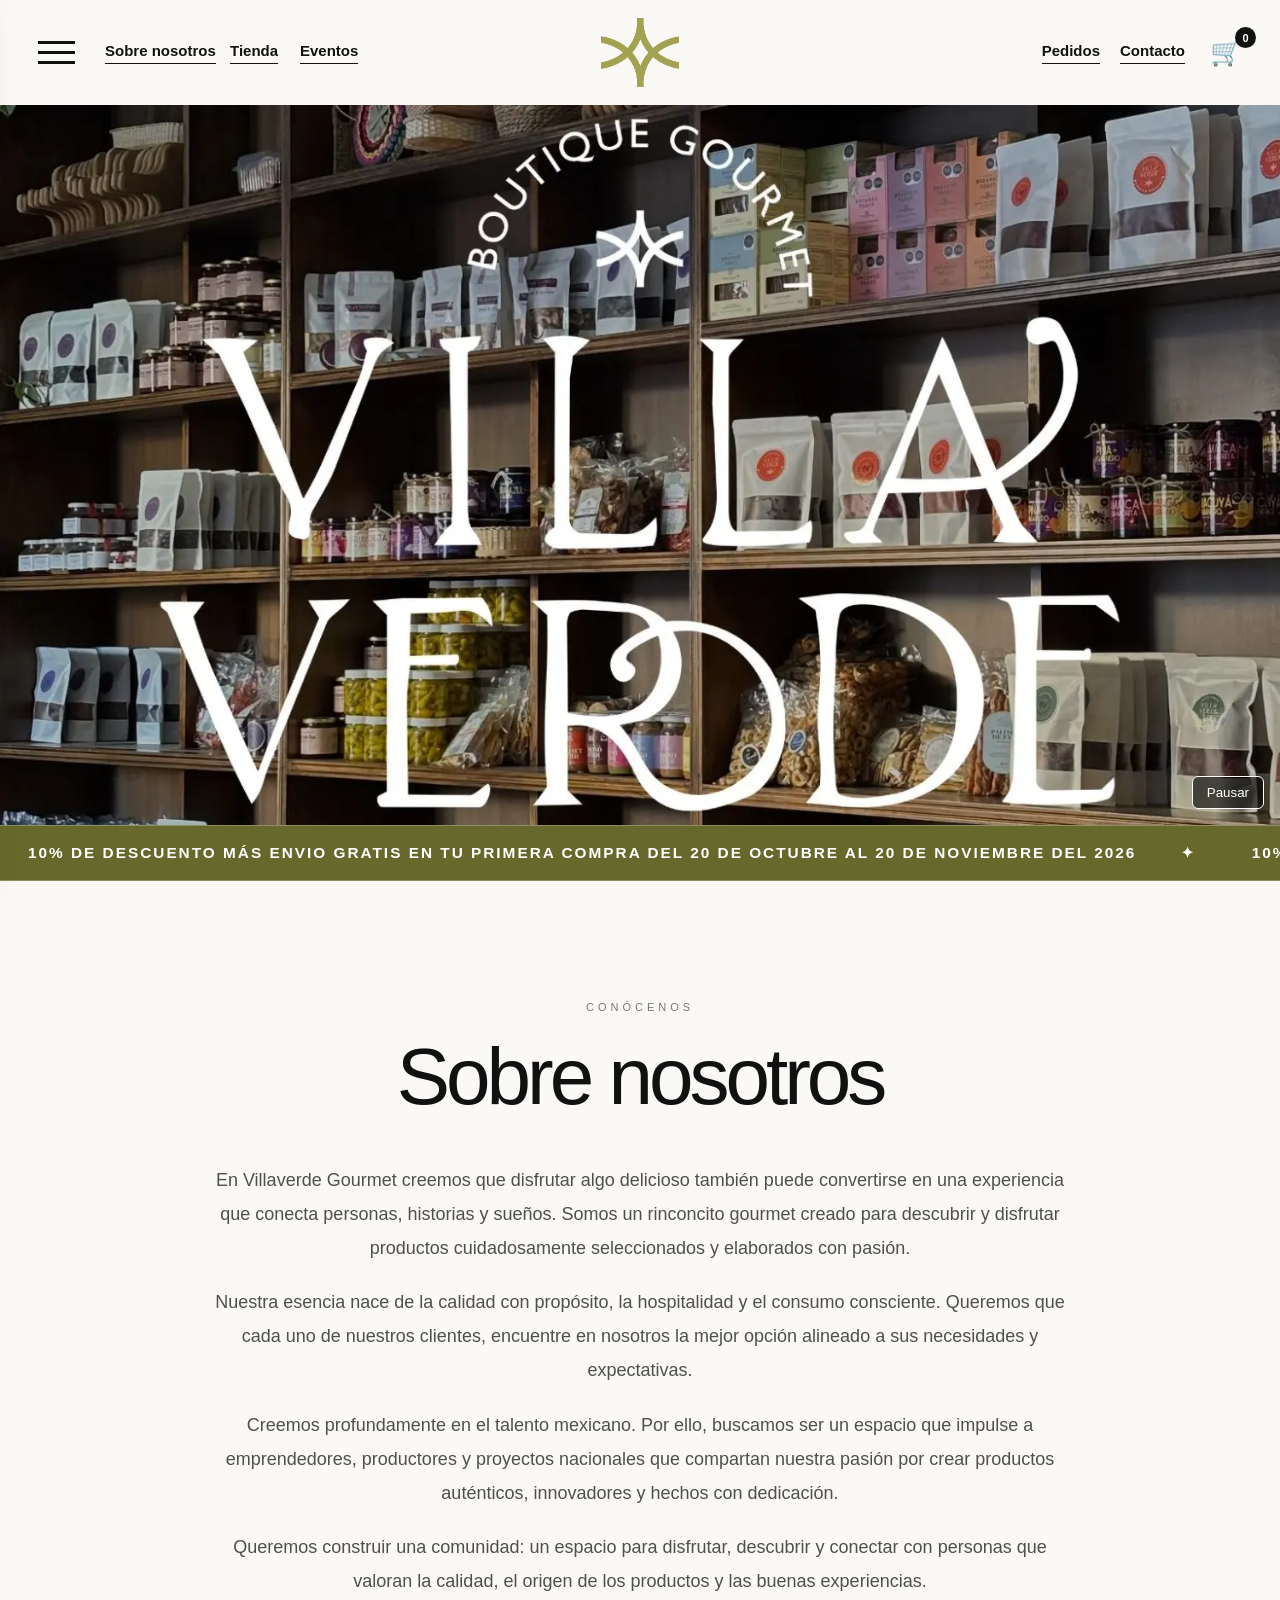
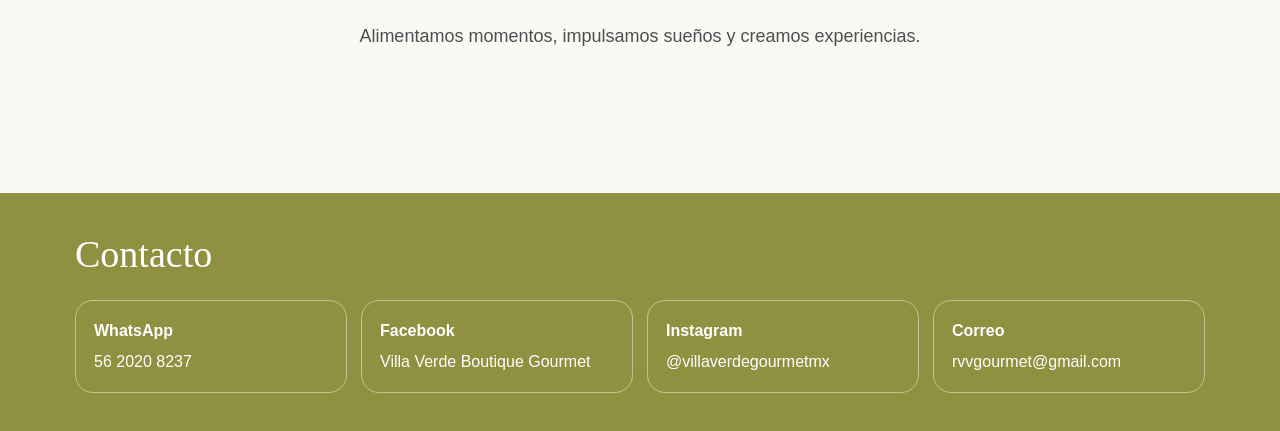
<file: index.html>
<!DOCTYPE html>
    <html lang="es">

    <head>
        <meta charset="UTF-8">
        <meta name="viewport" content="width=device-width, initial-scale=1.0">

        <title>Villa Verde Gourmet</title>

        <link rel="stylesheet" href="styles.css">
            <style>
            .hero.hero-carrusel {
                position: relative;
                display: block;
                width: 100%;
                height: auto;
                min-height: 0;
                padding: 0;
                overflow: hidden;
            }
            .hero-diapositivas {
                position: relative;
                width: 100%;
                aspect-ratio: 16 / 9;
            }
            .hero-carrusel .hero-foto {
                position: absolute;
                inset: 0;
                display: block;
                width: 100%;
                height: 100%;
                object-fit: cover;
                opacity: 0;
                transition: opacity 600ms ease;
            }
            .hero-carrusel .hero-foto.activa { opacity: 1; }
            .hero-pausa {
                position: absolute;
                right: 16px;
                bottom: 16px;
                padding: 8px 14px;
                border: 1px solid #fff;
                border-radius: 6px;
                background: #0009;
                color: #fff;
                cursor: pointer;
            }
            .hero-pausa:focus-visible { outline: 3px solid #fff; outline-offset: 3px; }
            @media (max-width: 600px) {
                .hero-diapositivas { aspect-ratio: 4 / 3; }
            }
            @media (prefers-reduced-motion: reduce) {
                .hero-carrusel .hero-foto { transition: none; }
            }
        </style>
    <style>
    .promo-inauguracion {
        position: relative;
        width: 100%;
        overflow: hidden;
        background: #67692c;
        color: #fff;
        border-top: 1px solid #ffffff40;
        border-bottom: 1px solid #ffffff40;
        font-family: Arial, Helvetica, sans-serif;
    }
    .promo-pista {
        display: flex;
        width: max-content;
        animation: promo-desplazar 32s linear infinite;
    }
    .promo-grupo {
        display: flex;
        flex-shrink: 0;
        align-items: center;
    }
    .promo-grupo span {
        display: block;
        flex-shrink: 0;
        padding: 16px 28px;
        white-space: nowrap;
        font-size: clamp(13px, 1.2vw, 16px);
        font-weight: 700;
        letter-spacing: 2px;
        text-transform: uppercase;
        line-height: 1.4;
    }
    .promo-grupo span::after { content: ' ✦'; margin-left: 38px; }
    .promo-inauguracion:hover .promo-pista,
    .promo-inauguracion:focus .promo-pista { animation-play-state: paused; }
    .promo-inauguracion:focus-visible { outline: 3px solid #16130b; outline-offset: -3px; }
    @keyframes promo-desplazar {
        from { transform: translateX(0); }
        to { transform: translateX(-50%); }
    }
    @media (prefers-reduced-motion: reduce) {
        .promo-pista { animation: none; width: 100%; }
        .promo-grupo { width: 100%; justify-content: center; }
        .promo-grupo span { white-space: normal; text-align: center; }
        .promo-grupo span:not(:first-child),
        .promo-grupo[aria-hidden="true"] { display: none; }
        .promo-grupo span::after { content: none; }
    }
</style>
    </head>

    <body class="home-page">

        <!-- =========================
            HEADER
        ========================== -->
  <header class="header">

    <!-- MENÚ HAMBURGUESA -->
    <button class="hamburguesa" id="btnMenu">
        <span></span>
        <span></span>
        <span></span>
    </button>


    <!-- SOBRE NOSOTROS -->
    <a href="#sobre-nosotros" class="enlace-header enlace-sobre-nosotros">
        Sobre nosotros
    </a>


    <!-- TIENDA -->
  <!-- TIENDA -->
<a href="tienda.html" class="enlace-header enlace-tienda">
    Tienda
</a>

    <!-- LOGO / ISOTIPO -->
    <a href="index.html" class="logo">

        <img
            src="img/Logo-Villaverde-19.png"
            alt="Villa Verde"
            class="logo-imagen"
        >

    </a>
<!-- EVENTOS -->
<a href="eventos.html" class="enlace-header enlace-eventos">
    Eventos
</a>
<!-- PEDIDOS -->
<a href="pedidos.html" class="enlace-header enlace-pedidos">
    Pedidos
</a>

<!-- CONTACTO -->
<a href="#contacto" class="enlace-header enlace-contacto">
    Contacto
</a>


    <!-- CARRITO -->
    <a href="carrito.html" class="carrito-icono">

        🛒

        <span id="contadorCarrito">
            0
        </span>

    </a>

</header>


        <!-- =========================
            MENÚ LATERAL
        ========================== -->
        <aside class="menu-lateral" id="menuLateral">

            <button class="cerrar-menu" id="cerrarMenu">
                ×
            </button>

            <div class="menu-contenido">

                <p class="menu-subtitulo">
                    EXPLORA
                </p>
<nav>

        <a href="catalogo.html?categoria=aceites-vinagres">
            Aceites y vinagres
        </a>

        <!-- BEBIDAS -->
        <div class="menu-item-desplegable">

            <button type="button" class="submenu-boton">
                <span>Bebidas</span>
                <span class="submenu-flecha">⌄</span>
            </button>

            <div class="submenu-bebidas">

                <a href="catalogo.html?categoria=bebidas&subcategoria=healthy">
                    Healthy
                </a>

                <a href="catalogo.html?categoria=bebidas&subcategoria=refrescantes">
                    Refrescantes
                </a>

                <a href="catalogo.html?categoria=bebidas&subcategoria=cerveza">
                    Cerveza
                </a>
<a href="catalogo.html?categoria=bebidas&subcategoria=vino">
                    Vino
                </a>
            </div>

        </div>
<!-- CHARCUTERÍA -->
        <div class="menu-item-desplegable">

            <button type="button" class="submenu-boton">
                <span>Charcutería</span>
                <span class="submenu-flecha">⌄</span>
            </button>

            <div class="submenu-bebidas">

                <a href="catalogo.html?categoria=charcuteria&subcategoria=quesos">
                    Quesos
                </a>

                <a href="catalogo.html?categoria=charcuteria&subcategoria=carnes-frias">
                    Carnes frías
                </a>

            </div>

        </div>
  <a href="catalogo.html?categoria=cuidado-personal">
            Cuidado personal
        </a>

        <!-- GOURMET -->
        <div class="menu-item-desplegable">

            <button type="button" class="submenu-boton">
                <span>Gourmet</span>
                <span class="submenu-flecha">⌄</span>
            </button>

            <div class="submenu-bebidas">

                <a href="catalogo.html?categoria=gourmet&subcategoria=conservas-encurtidos">
                    Conservas y encurtidos
                </a>

                <a href="catalogo.html?categoria=gourmet&subcategoria=miel">
                    Miel
                </a>

                <a href="catalogo.html?categoria=gourmet&subcategoria=mermelada">
                    Mermelada
                </a>

                <a href="catalogo.html?categoria=gourmet&subcategoria=sazonadores">
                    Sazonadores
                </a>

                <a href="catalogo.html?categoria=gourmet&subcategoria=salsas">
                    Salsas
                </a>

                <a href="catalogo.html?categoria=gourmet&subcategoria=cacao">
                    Cacao
                </a>

                <a href="catalogo.html?categoria=gourmet&subcategoria=untables">
                    Untables
                </a>

            

                <a href="catalogo.html?categoria=gourmet&subcategoria=panaderia">
                    Panadería
                </a>

       <a href="catalogo.html?categoria=gourmet&subcategoria=te-infusiones">
    Té e infusiones
</a>

            </div>

        </div>
    <a href="catalogo.html?categoria=hogar">
            Hogar
        </a>
<a href="catalogo.html?categoria=nuevos">
            Nuevos productos
        </a>


        <!-- SNACKS -->
        <div class="menu-item-desplegable">

            <button type="button" class="submenu-boton">
                <span>Snacks</span>
                <span class="submenu-flecha">⌄</span>
            </button>

            <div class="submenu-bebidas">

                <a href="catalogo.html?categoria=snacks&subcategoria=horneados">
                    Horneados
                </a>

                <a href="catalogo.html?categoria=snacks&subcategoria=deshidratados">
                    Deshidratados
                </a>

                <a href="catalogo.html?categoria=snacks&subcategoria=salados">
                    Salados
                </a>

                <a href="catalogo.html?categoria=snacks&subcategoria=sin-azucar">
                    Sin azúcar
                </a>

                <a href="catalogo.html?categoria=snacks&subcategoria=enchilados">
                    Enchilados
                </a>

                <a href="catalogo.html?categoria=snacks&subcategoria=dulces">
                    Dulces
                </a>

            </div>

        </div>


    

        
    </nav>
        </div>

    

        
    </nav>
            </div>

        </aside>


        <!-- OSCURECER PÁGINA AL ABRIR MENÚ -->
        <div class="overlay-menu" id="overlayMenu"></div>



        <!-- =========================
            IMAGEN PRINCIPAL
        ========================== -->
    
    <main class="hero hero-carrusel" aria-label="Fotos de Villa Verde Gourmet" aria-roledescription="carrusel">
        <div class="hero-diapositivas">
            <img src="img/unoc.webp" alt="Villa Verde Gourmet — foto 1" class="hero-foto activa" aria-hidden="false" fetchpriority="high">
            <img src="img/dosc.webp" alt="Villa Verde Gourmet — foto 2" class="hero-foto" aria-hidden="true">
            <img src="img/tresc.webp" alt="Villa Verde Gourmet — foto 3" class="hero-foto" aria-hidden="true">
            <img src="img/cuatroc.webp" alt="Villa Verde Gourmet — foto 4" class="hero-foto" aria-hidden="true">
            <img src="img/cincoc.webp" alt="Villa Verde Gourmet — foto 5" class="hero-foto" aria-hidden="true">
        </div>
        <button type="button" class="hero-pausa" aria-label="Pausar carrusel">Pausar</button>
    </main>
    <!-- BANNER DE INAUGURACIÓN -->
    <div class="promo-inauguracion" role="region" aria-label="5% de descuento el 19 de Octubre por inauguración de página" tabindex="0">
        <div class="promo-pista" aria-hidden="true">
            <div class="promo-grupo"><span>10% de descuento más envio gratis en tu primera compra del 20 de Octubre al 20 de noviembre del 2026</span><span>10% de descuento más envio gratis en tu primera compra del 19 al 20 de noviembre del 2026</span></div>
            <div class="promo-grupo" aria-hidden="true"><span>10% de descuento más envio gratis en tu primera compra del 19 al 20 de noviembre del 2026</span><span>10% de descuento más envio gratis en tu primera compra del 19 al 20 de noviembre del 2026</span><span>10% de descuento más envio gratis en tu primera compra del 19 al 20 de noviembre del 2026</span></div>
        </div>
    </div>


    <!-- =========================
        SOBRE NOSOTROS
    ========================== -->

  <section class="sobre-nosotros" id="sobre-nosotros">

    <div class="seccion-contenido">

        <p class="seccion-subtitulo">
            CONÓCENOS
        </p>

        <h2>
            Sobre nosotros
        </h2>

        <p class="sobre-nosotros-texto">
            En Villaverde Gourmet creemos que disfrutar algo delicioso
            también puede convertirse en una experiencia que conecta
            personas, historias y sueños. Somos un rinconcito gourmet
            creado para descubrir y disfrutar productos cuidadosamente
            seleccionados y elaborados con pasión.
        </p>

        <p class="sobre-nosotros-texto">
            Nuestra esencia nace de la calidad con propósito, la
            hospitalidad y el consumo consciente. Queremos que cada
            uno de nuestros clientes, encuentre en nosotros la mejor opción
            alineado a sus necesidades y expectativas. 
        </p>

        <p class="sobre-nosotros-texto">
            Creemos profundamente en el talento mexicano.
            Por ello, buscamos ser un espacio que impulse a
            emprendedores, productores y proyectos nacionales que
            compartan nuestra pasión por crear productos auténticos,
            innovadores y hechos con dedicación.
        </p>

        <p class="sobre-nosotros-texto">
            Queremos construir una comunidad: un espacio para disfrutar,
            descubrir y conectar con personas que valoran la calidad, el origen
            de los productos y las buenas experiencias.
        </p>

        <p class="sobre-nosotros-texto">
            Alimentamos momentos, impulsamos sueños y creamos experiencias.
        </p>

    </div>

</section>


    <!-- =========================
        CONTACTO
    ========================== -->

    <style>
  .banner-contacto {
    width: 100%;
    background: #8f9141;
    color: #fff;
    padding: 38px 24px;
    font-family: Arial, Helvetica, sans-serif;
    box-sizing: border-box;
  }

  .banner-contacto * {
    box-sizing: border-box;
  }

  .banner-contacto .contacto-interior {
    max-width: 1130px;
    margin: 0 auto;
  }

  .banner-contacto h2 {
    font-family: "Brush Script MT", "Segoe Script", cursive;
    font-size: 38px;
    font-weight: 400;
    line-height: 1.25;
    color: #fff;
    margin: 0 0 22px;
  }

  .banner-contacto .redes {
    display: grid;
    grid-template-columns: repeat(4, minmax(0, 1fr));
    gap: 14px;
    margin: 0;
    padding: 0;
  }

  .banner-contacto .redes a {
    display: flex;
    flex-direction: column;
    justify-content: center;
    gap: 8px;
    padding: 18px;
    border: 1px solid #ffffff73;
    border-radius: 18px;
    background: transparent;
    color: #fff;
    text-decoration: none;
    font-size: 16px;
    line-height: 1.45;
    overflow-wrap: anywhere;
    transition: background .2s;
  }

  .banner-contacto .redes a:hover {
    background: #ffffff1f;
  }

  .banner-contacto .redes a:focus-visible {
    outline: 3px solid #fff;
    outline-offset: 4px;
  }

  .banner-contacto .redes strong {
    font-weight: 700;
    color: #fff;
  }

  .banner-contacto .redes span {
    color: #fff;
  }

  @media (max-width: 850px) {
    .banner-contacto .redes {
      grid-template-columns: repeat(2, minmax(0, 1fr));
    }
  }

  @media (max-width: 500px) {
    .banner-contacto .redes {
      grid-template-columns: 1fr;
    }
  }

  @media (prefers-reduced-motion: reduce) {
    .banner-contacto .redes a {
      transition: none;
    }
  }
</style>

<!-- BANNER DE CONTACTO -->
<footer
  class="banner-contacto"
  id="contacto"
  aria-labelledby="titulo-contacto"
>
  <div class="contacto-interior">
    <h2 id="titulo-contacto">Contacto</h2>

    <nav class="redes" aria-label="Redes sociales y contacto">
      <a
        href="https://wa.me/525620208237"
        target="_blank"
        rel="noopener noreferrer"
      >
        <strong>WhatsApp</strong>
        <span>56 2020 8237</span>
      </a>

      <a
        href="https://www.facebook.com/VillaVerdeBoutiqueGourmet"
        target="_blank"
        rel="noopener noreferrer"
      >
        <strong>Facebook</strong>
        <span>Villa Verde Boutique Gourmet</span>
      </a>

      <a
        href="https://www.instagram.com/villaverdegourmetmx/"
        target="_blank"
        rel="noopener noreferrer"
      >
        <strong>Instagram</strong>
        <span>@villaverdegourmetmx</span>
      </a>

      <a href="mailto:rvvgourmet@gmail.com">
        <strong>Correo</strong>
        <span>rvvgourmet@gmail.com</span>
      </a>
    </nav>
  </div>
</footer>


        <script src="app.js"></script>
        

            <script>
            (() => {
                const carrusel = document.querySelector('.hero-carrusel');
                const fotos = carrusel.querySelectorAll('.hero-foto');
                const boton = carrusel.querySelector('.hero-pausa');
                let indice = 0;
                let pausado = false;
                let temporizador;

                function siguienteFoto() {
                    fotos[indice].classList.remove('activa');
                    fotos[indice].setAttribute('aria-hidden', 'true');
                    indice = (indice + 1) % fotos.length;
                    fotos[indice].classList.add('activa');
                    fotos[indice].setAttribute('aria-hidden', 'false');
                }

                function actualizarTemporizador() {
                    clearInterval(temporizador);
                    if (!pausado && !document.hidden) {
                        temporizador = setInterval(siguienteFoto, 3000);
                    }
                }

                boton.addEventListener('click', () => {
                    pausado = !pausado;
                    boton.textContent = pausado ? 'Reanudar' : 'Pausar';
                    boton.setAttribute('aria-label', pausado ? 'Reanudar carrusel' : 'Pausar carrusel');
                    actualizarTemporizador();
                });
                document.addEventListener('visibilitychange', actualizarTemporizador);
                actualizarTemporizador();
            })();
        </script>
    </body>

    </html>
</file>
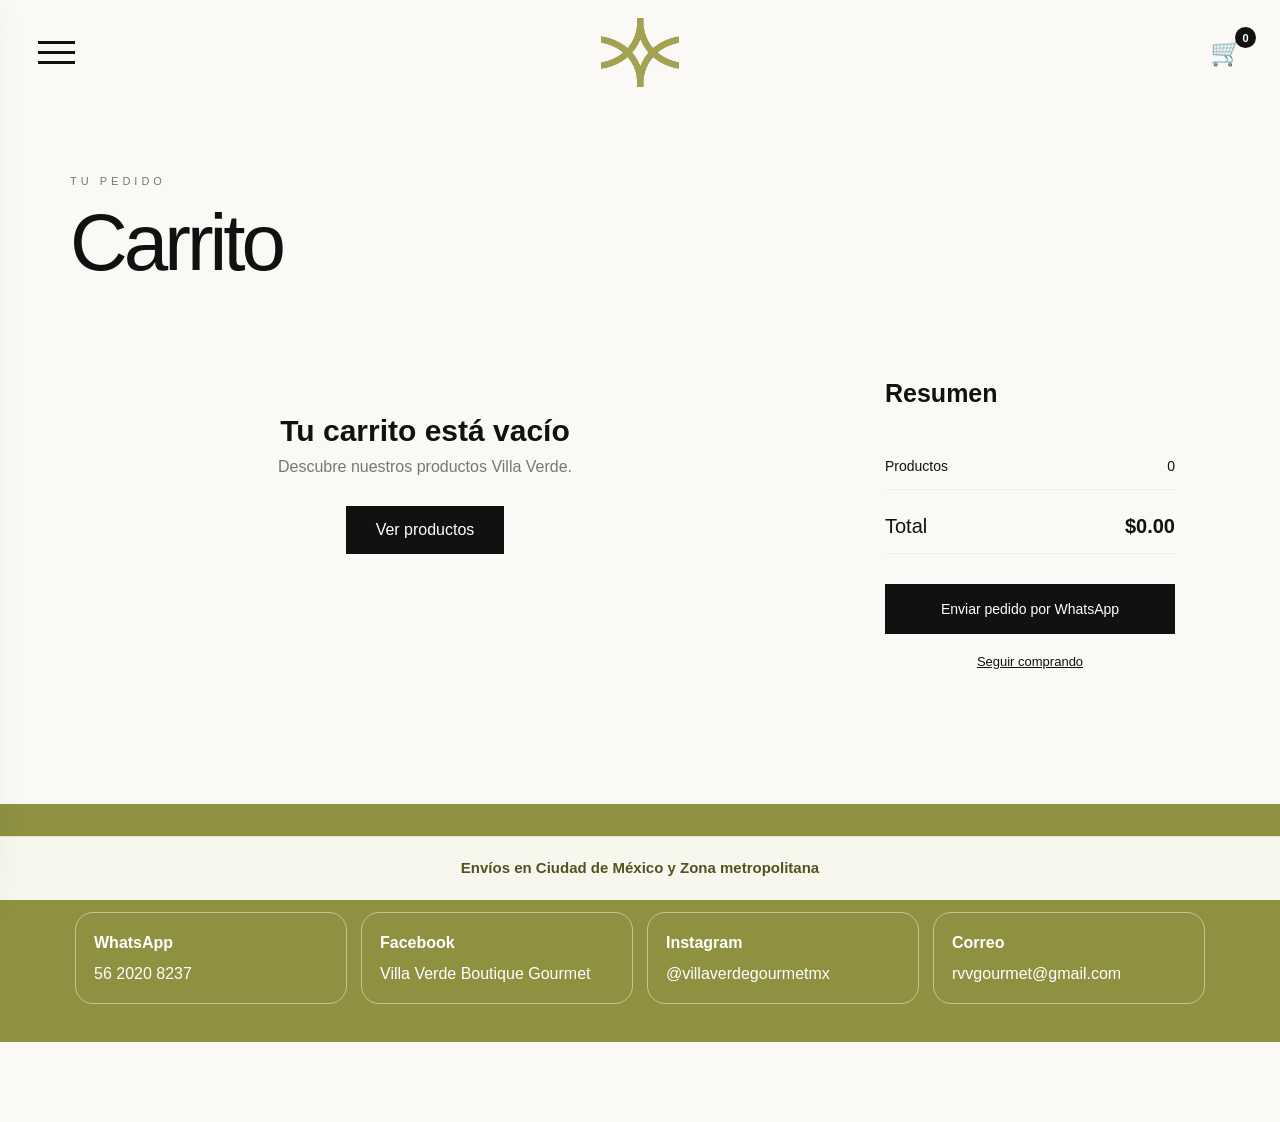
<file: carrito.html>
<!DOCTYPE html>
<html lang="es">

<head>

    <meta charset="UTF-8">

    <meta
        name="viewport"
        content="width=device-width, initial-scale=1.0"
    >

    <title>Carrito | Villa Verde</title>

    <link rel="stylesheet" href="styles.css">

    <style>
        body.carrito-page {
            padding-bottom: calc(80px + env(safe-area-inset-bottom, 0px));
        }
        .aviso-envios-carrito {
            position: fixed;
            bottom: 0;
            left: 0;
            right: 0;
            z-index: 1;
            box-sizing: border-box;
            min-height: 64px;
            margin: 0;
            padding: 14px 20px calc(14px + env(safe-area-inset-bottom, 0px));
            display: flex;
            align-items: center;
            justify-content: center;
            background: #f7f7ed;
            border-top: 1px solid #e5e5cd;
            color: #515322;
            font: 600 15px/1.5 Arial, Helvetica, sans-serif;
            text-align: center;
        }
    </style>
</head>


<body class="carrito-page">


    <!-- HEADER -->

    <header class="header">

        <button class="hamburguesa" id="btnMenu">

            <span></span>
            <span></span>
            <span></span>

        </button>


      <a href="index.html" class="logo">
    <img
        src="img/Logo-Villaverde-19.png"
        alt="Villa Verde"
        class="logo-imagen"
    >
</a>

        <a href="carrito.html" class="carrito-icono">

            🛒

            <span id="contadorCarrito">
                0
            </span>

        </a>

    </header>



    <!-- MENÚ -->

    <aside class="menu-lateral" id="menuLateral">

        <button
            class="cerrar-menu"
            id="cerrarMenu"
        >
            ×
        </button>


        <div class="menu-contenido">

            <p class="menu-subtitulo">
                EXPLORA
            </p>

  <nav>

        <a href="catalogo.html?categoria=aceites-vinagres">
            Aceites y vinagres
        </a>

        <!-- BEBIDAS -->
        <div class="menu-item-desplegable">

            <button type="button" class="submenu-boton">
                <span>Bebidas</span>
                <span class="submenu-flecha">⌄</span>
            </button>

            <div class="submenu-bebidas">

                <a href="catalogo.html?categoria=bebidas&subcategoria=healthy">
                    Healthy
                </a>

                <a href="catalogo.html?categoria=bebidas&subcategoria=refrescantes">
                    Refrescantes
                </a>

                <a href="catalogo.html?categoria=bebidas&subcategoria=cerveza">
                    Cerveza
                </a>
<a href="catalogo.html?categoria=bebidas&subcategoria=vino">
                    Vino
                </a>
            </div>

        </div>
<!-- CHARCUTERÍA -->
        <div class="menu-item-desplegable">

            <button type="button" class="submenu-boton">
                <span>Charcutería</span>
                <span class="submenu-flecha">⌄</span>
            </button>

            <div class="submenu-bebidas">

                <a href="catalogo.html?categoria=charcuteria&subcategoria=quesos">
                    Quesos
                </a>

                <a href="catalogo.html?categoria=charcuteria&subcategoria=carnes-frias">
                    Carnes frías
                </a>

            </div>

        </div>
  <a href="catalogo.html?categoria=cuidado-personal">
            Cuidado personal
        </a>

        <!-- GOURMET -->
        <div class="menu-item-desplegable">

            <button type="button" class="submenu-boton">
                <span>Gourmet</span>
                <span class="submenu-flecha">⌄</span>
            </button>

            <div class="submenu-bebidas">

                <a href="catalogo.html?categoria=gourmet&subcategoria=conservas-encurtidos">
                    Conservas y encurtidos
                </a>

                <a href="catalogo.html?categoria=gourmet&subcategoria=miel">
                    Miel
                </a>

                <a href="catalogo.html?categoria=gourmet&subcategoria=mermelada">
                    Mermelada
                </a>

                <a href="catalogo.html?categoria=gourmet&subcategoria=sazonadores">
                    Sazonadores
                </a>

                <a href="catalogo.html?categoria=gourmet&subcategoria=salsas">
                    Salsas
                </a>

                <a href="catalogo.html?categoria=gourmet&subcategoria=cacao">
                    Cacao
                </a>

                <a href="catalogo.html?categoria=gourmet&subcategoria=untables">
                    Untables
                </a>

            

                <a href="catalogo.html?categoria=gourmet&subcategoria=panaderia">
                    Panadería
                </a>

       <a href="catalogo.html?categoria=gourmet&subcategoria=te-infusiones">
    Té e infusiones
</a>

            </div>

        </div>
    <a href="catalogo.html?categoria=hogar">
            Hogar
        </a>
<a href="catalogo.html?categoria=nuevos">
            Nuevos productos
        </a>


        <!-- SNACKS -->
        <div class="menu-item-desplegable">

            <button type="button" class="submenu-boton">
                <span>Snacks</span>
                <span class="submenu-flecha">⌄</span>
            </button>

            <div class="submenu-bebidas">

                <a href="catalogo.html?categoria=snacks&subcategoria=horneados">
                    Horneados
                </a>

                <a href="catalogo.html?categoria=snacks&subcategoria=deshidratados">
                    Deshidratados
                </a>

                <a href="catalogo.html?categoria=snacks&subcategoria=salados">
                    Salados
                </a>

                <a href="catalogo.html?categoria=snacks&subcategoria=sin-azucar">
                    Sin azúcar
                </a>

                <a href="catalogo.html?categoria=snacks&subcategoria=enchilados">
                    Enchilados
                </a>

                <a href="catalogo.html?categoria=snacks&subcategoria=dulces">
                    Dulces
                </a>

            </div>

        </div>


    

        
    </nav>
        </div>

    

        
    </nav>
        </div>

    </aside>


    <div
        class="overlay-menu"
        id="overlayMenu">
    </div>



    <!-- CARRITO -->

    <main class="carrito-contenedor">


        <div class="carrito-encabezado">

            <p>
                TU PEDIDO
            </p>

            <h1>
                Carrito
            </h1>

        </div>



        <div class="carrito-layout">


            <!-- PRODUCTOS -->

            <section>

                <div
                    id="listaCarrito"
                    class="lista-carrito">
                </div>

            </section>



            <!-- RESUMEN -->

            <aside class="resumen-carrito">


                <h2>
                    Resumen
                </h2>


                <div class="resumen-linea">

                    <span>
                        Productos
                    </span>

                    <span id="cantidadProductos">
                        0
                    </span>

                </div>


                <div class="resumen-linea total-linea">

                    <span>
                        Total
                    </span>

                    <strong id="totalCarrito">
                        $0.00
                    </strong>

                </div>



                <button
                    class="btn-whatsapp"
                    onclick="enviarWhatsApp()"
                >

                    Enviar pedido por WhatsApp

                </button>



                <a
                    href="catalogo.html?categoria=bebidas"
                    class="seguir-comprando"
                >

                    Seguir comprando

                </a>


            </aside>

        </div>

    </main>

<!-- =========================
     CONTACTO
========================== -->

<style>
  .banner-contacto {
    width: 100%;
    background: #8f9141;
    color: #fff;
    padding: 38px 24px;
    font-family: Arial, Helvetica, sans-serif;
    box-sizing: border-box;
  }

  .banner-contacto * {
    box-sizing: border-box;
  }

  .banner-contacto .contacto-interior {
    max-width: 1130px;
    margin: 0 auto;
  }

  .banner-contacto h2 {
    font-family: "Brush Script MT", "Segoe Script", cursive;
    font-size: 38px;
    font-weight: 400;
    line-height: 1.25;
    color: #fff;
    margin: 0 0 22px;
  }

  .banner-contacto .redes {
    display: grid;
    grid-template-columns: repeat(4, minmax(0, 1fr));
    gap: 14px;
    margin: 0;
    padding: 0;
  }

  .banner-contacto .redes a {
    display: flex;
    flex-direction: column;
    justify-content: center;
    gap: 8px;
    padding: 18px;
    border: 1px solid #ffffff73;
    border-radius: 18px;
    background: transparent;
    color: #fff;
    text-decoration: none;
    font-size: 16px;
    line-height: 1.45;
    overflow-wrap: anywhere;
    transition: background .2s;
  }

  .banner-contacto .redes a:hover {
    background: #ffffff1f;
  }

  .banner-contacto .redes a:focus-visible {
    outline: 3px solid #fff;
    outline-offset: 4px;
  }

  .banner-contacto .redes strong {
    font-weight: 700;
    color: #fff;
  }

  .banner-contacto .redes span {
    color: #fff;
  }

  @media (max-width: 850px) {
    .banner-contacto .redes {
      grid-template-columns: repeat(2, minmax(0, 1fr));
    }
  }

  @media (max-width: 500px) {
    .banner-contacto .redes {
      grid-template-columns: 1fr;
    }
  }

  @media (prefers-reduced-motion: reduce) {
    .banner-contacto .redes a {
      transition: none;
    }
  }
</style>

<!-- BANNER DE CONTACTO -->
<footer
  class="banner-contacto"
  id="contacto"
  aria-labelledby="titulo-contacto"
>
  <div class="contacto-interior">
    <h2 id="titulo-contacto">Contacto</h2>

    <nav class="redes" aria-label="Redes sociales y contacto">
      <a
        href="https://wa.me/525620208237"
        target="_blank"
        rel="noopener noreferrer"
      >
        <strong>WhatsApp</strong>
        <span>56 2020 8237</span>
      </a>

      <a
        href="https://www.facebook.com/VillaVerdeBoutiqueGourmet"
        target="_blank"
        rel="noopener noreferrer"
      >
        <strong>Facebook</strong>
        <span>Villa Verde Boutique Gourmet</span>
      </a>

      <a
        href="https://www.instagram.com/villaverdegourmetmx/"
        target="_blank"
        rel="noopener noreferrer"
      >
        <strong>Instagram</strong>
        <span>@villaverdegourmetmx</span>
      </a>

      <a href="mailto:rvvgourmet@gmail.com">
        <strong>Correo</strong>
        <span>rvvgourmet@gmail.com</span>
      </a>
    </nav>
  </div>
</footer>

<p class="aviso-envios-carrito">Envíos en Ciudad de México y Zona metropolitana</p>

    <script src="app.js"></script>


    <script>

    /* =====================================
       OBTENER CARRITO
    ===================================== */

    let carrito =
        JSON.parse(localStorage.getItem("carrito")) || [];


    /* =====================================
       MOSTRAR CARRITO
    ===================================== */

    function mostrarCarrito() {

        const lista =
            document.getElementById("listaCarrito");

        lista.innerHTML = "";

        let total = 0;
        let cantidadProductos = 0;


        /* CARRITO VACÍO */

        if (carrito.length === 0) {

            lista.innerHTML = `

                <div class="carrito-vacio">

                    <h2>
                        Tu carrito está vacío
                    </h2>

                    <p>
                        Descubre nuestros productos Villa Verde.
                    </p>

                    <a href="catalogo.html?categoria=bebidas">
                        Ver productos
                    </a>

                </div>

            `;

        }


        /* =====================================
           PRODUCTOS
        ===================================== */

        carrito.forEach((item, index) => {

            const precio =
                Number(item.precio) || 0;

            const cantidad =
                Number(item.cantidad) || 1;

            const subtotal =
                precio * cantidad;

            total += subtotal;

            cantidadProductos += cantidad;


            lista.innerHTML += `

                <div class="carrito-item">

                    <img
                        src="${item.imagen || "Villa verde.jpg"}"
                        alt="${item.nombre}"
                    >


                    <div class="carrito-item-info">

                        <h3>
                            ${item.nombre}
                        </h3>


                        ${
                            item.presentacion
                                ? `<p>Presentación: ${item.presentacion}</p>`
                                : ""
                        }


                        ${
                            item.sabor
                                ? `<p>Sabor: ${item.sabor}</p>`
                                : ""
                        }


                        <p>
                            Precio unitario: $${precio.toFixed(2)}
                        </p>


                        <p>
                            Cantidad: ${cantidad}
                        </p>


                        <strong>
                            Subtotal: $${subtotal.toFixed(2)}
                        </strong>

                    </div>


                    <button
                        class="eliminar-producto"
                        onclick="eliminarProducto(${index})"
                    >
                        Eliminar
                    </button>

                </div>

            `;

        });


        document.getElementById("cantidadProductos").innerText =
            cantidadProductos;


        document.getElementById("totalCarrito").innerText =
            "$" + total.toFixed(2);


        actualizarContadorCarrito();

    }



    /* =====================================
       ELIMINAR PRODUCTO
    ===================================== */

    function eliminarProducto(index) {

        carrito.splice(index, 1);


        localStorage.setItem(
            "carrito",
            JSON.stringify(carrito)
        );


        mostrarCarrito();

    }



    /* =====================================
       ENVIAR PEDIDO POR WHATSAPP
    ===================================== */

    function enviarWhatsApp() {

        if (carrito.length === 0) {

            alert(
                "Tu carrito está vacío."
            );

            return;

        }


        let mensaje =
            "Hola, quiero realizar el siguiente pedido:%0A%0A";


        let total = 0;
        let cantidadTotal = 0;


        carrito.forEach(item => {

            const precio =
                Number(item.precio) || 0;

            const cantidad =
                Number(item.cantidad) || 1;

            const subtotal =
                precio * cantidad;


            total += subtotal;

            cantidadTotal += cantidad;


            mensaje +=
                "• " + item.nombre;


            /* PRESENTACIÓN */

            if (item.presentacion) {

                mensaje +=
                    "%0APresentación: " +
                    item.presentacion;

            }


            /* SABOR */

            if (item.sabor) {

                mensaje +=
                    "%0ASabor: " +
                    item.sabor;

            }


            /* PRECIO UNITARIO */

            mensaje +=
                "%0APrecio unitario: $" +
                precio.toFixed(2);


            /* CANTIDAD */

            mensaje +=
                "%0ACantidad: " +
                cantidad;


            /* SUBTOTAL */

            mensaje +=
                "%0ASubtotal: $" +
                subtotal.toFixed(2);


            mensaje += "%0A%0A";

        });



        mensaje +=
            "Cantidad total de productos: " +
            cantidadTotal +
            "%0A";


        mensaje +=
            "TOTAL: $" +
            total.toFixed(2);



        /* ===================================
           NÚMERO DE WHATSAPP
        =================================== */

        const telefono =
            "5620208237";


        const url =
            "https://wa.me/" +
            telefono +
            "?text=" +
            mensaje;


        window.open(
            url,
            "_blank"
        );

    }



    /* =====================================
       MOSTRAR AL CARGAR
    ===================================== */

    mostrarCarrito();

</script>

</body>

</html>
</file>
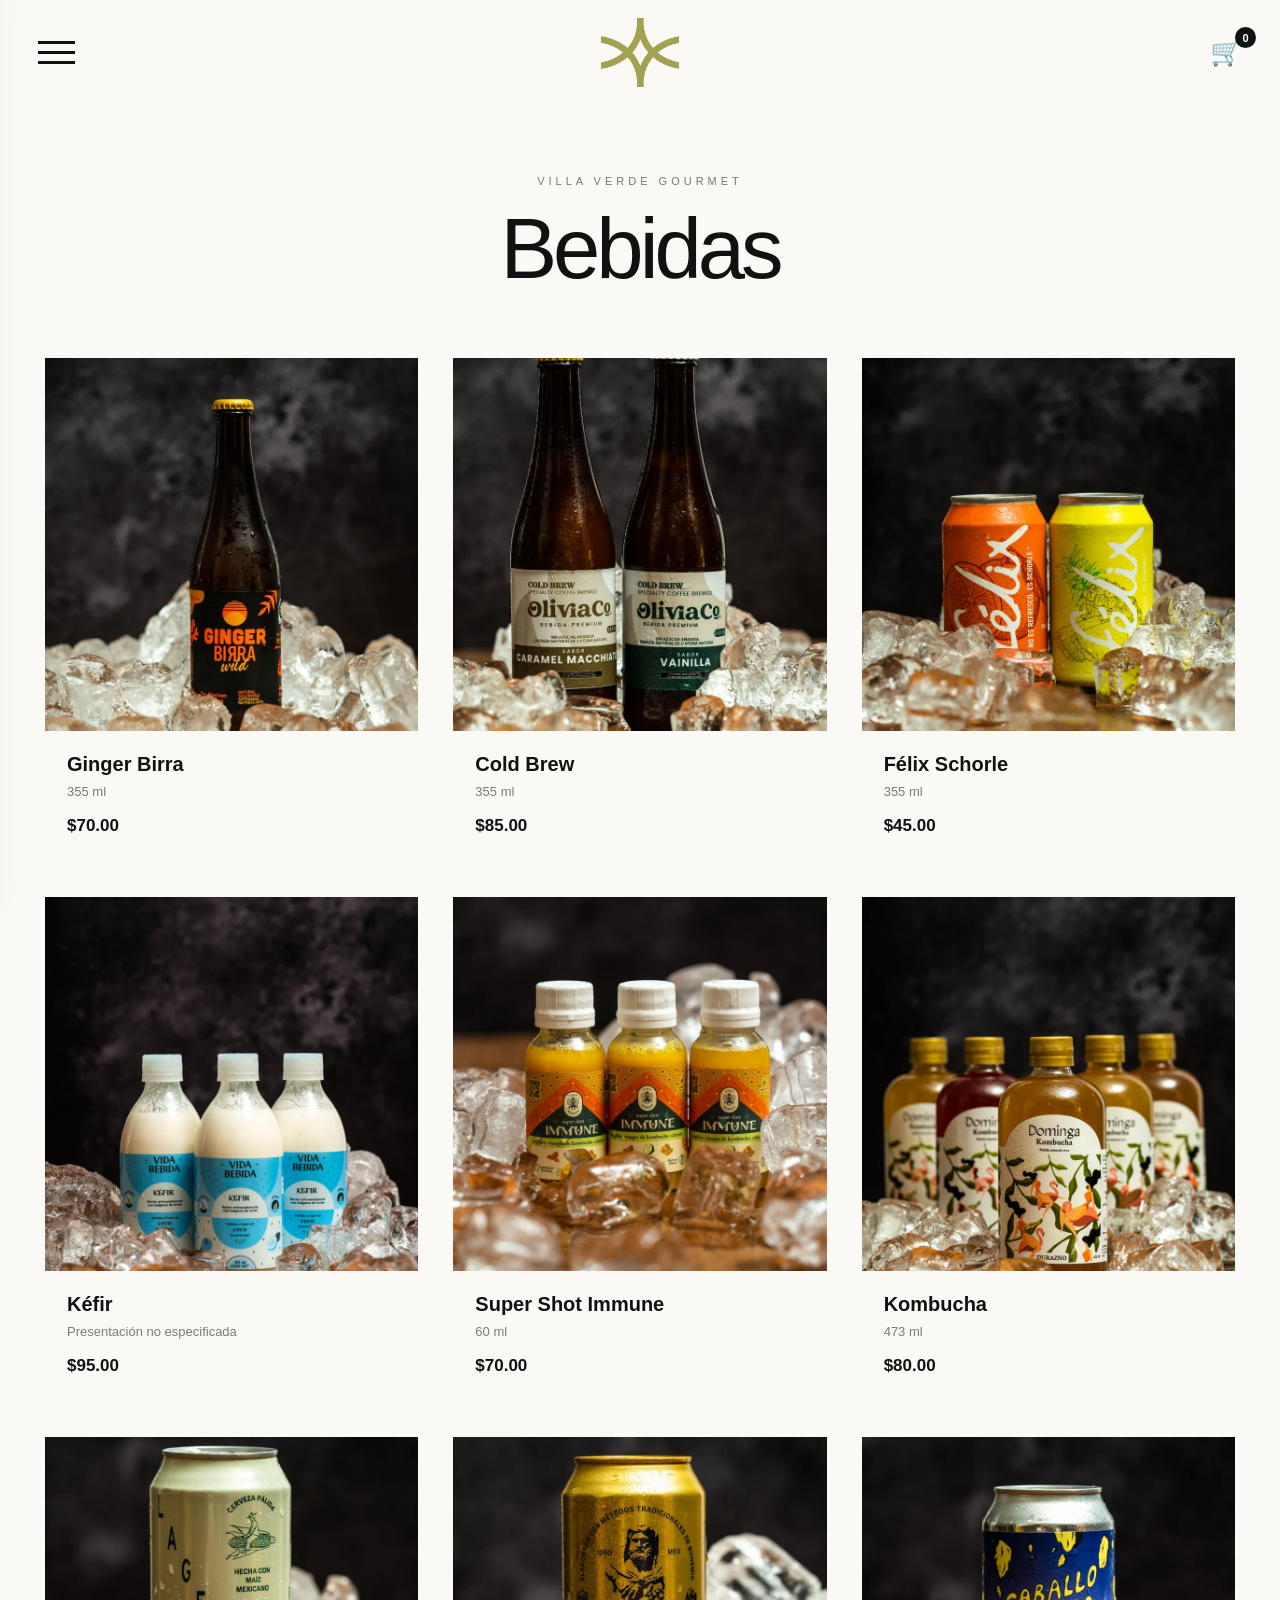
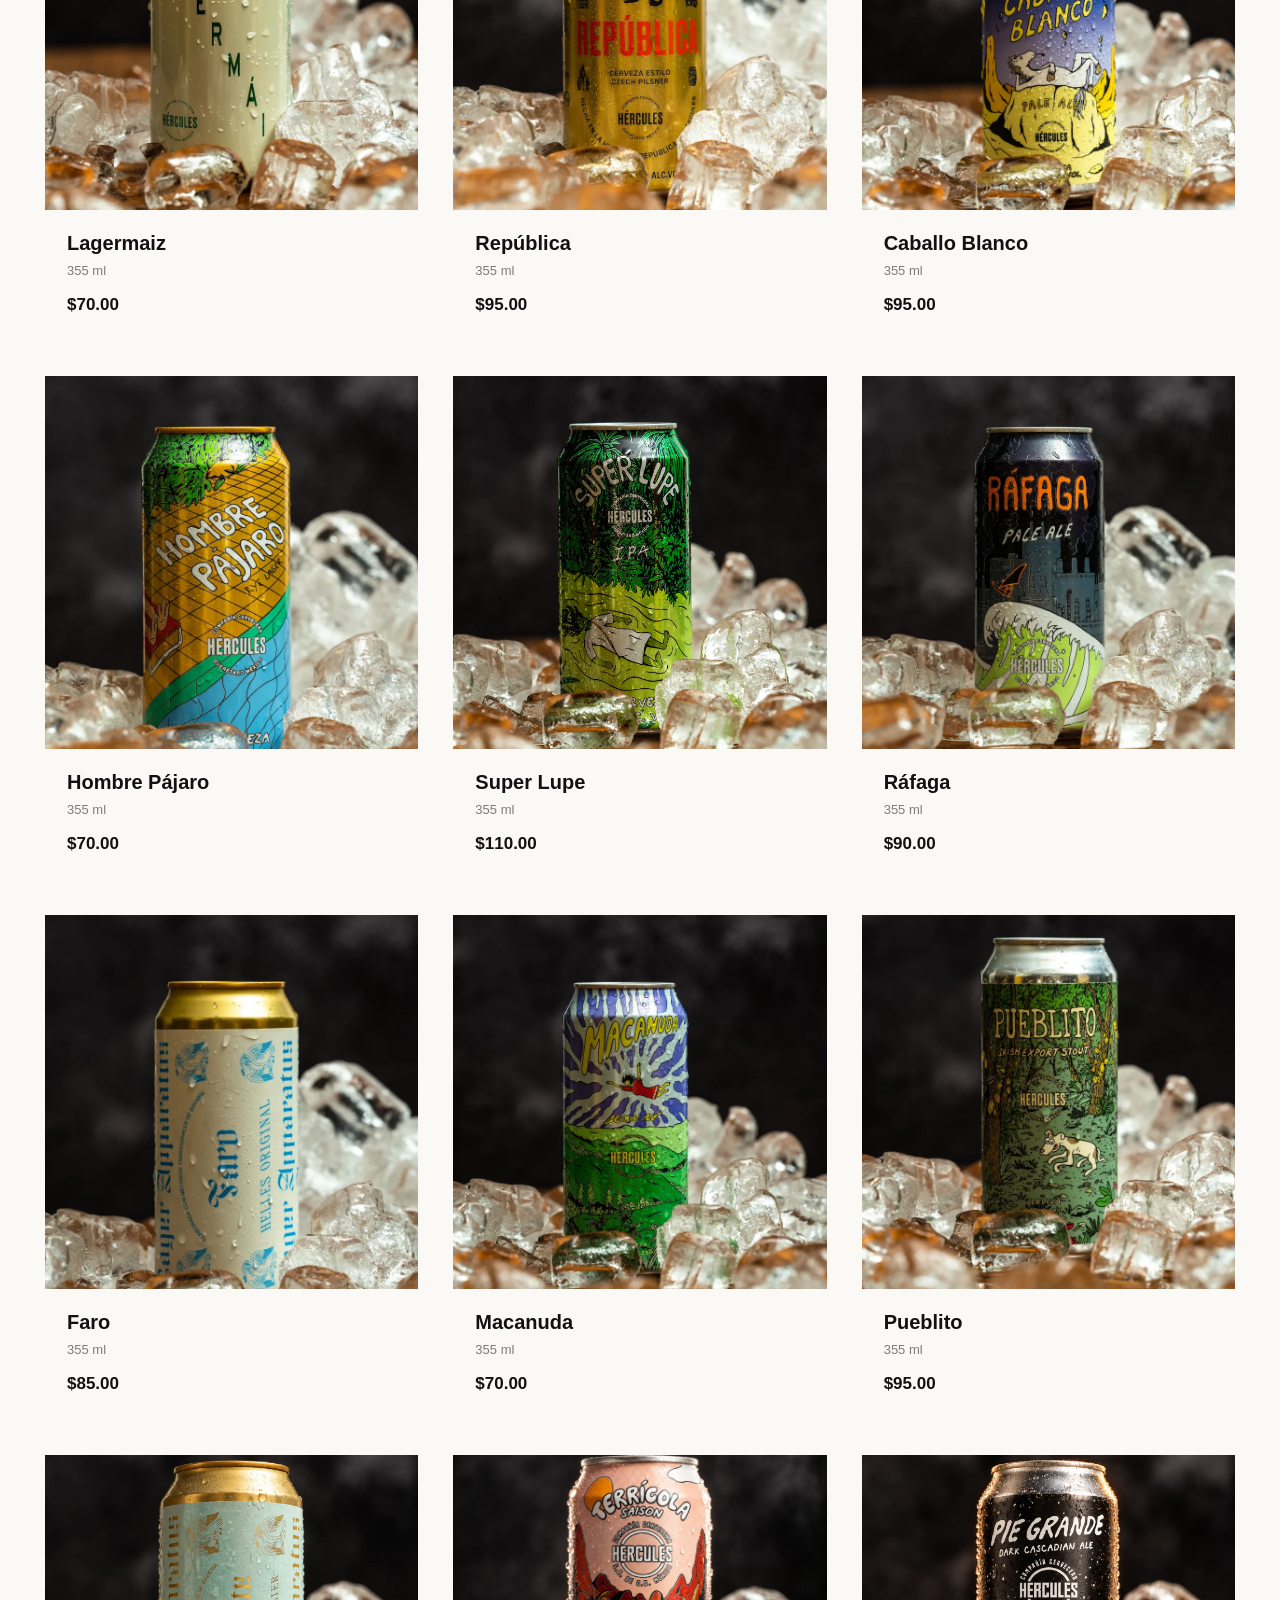
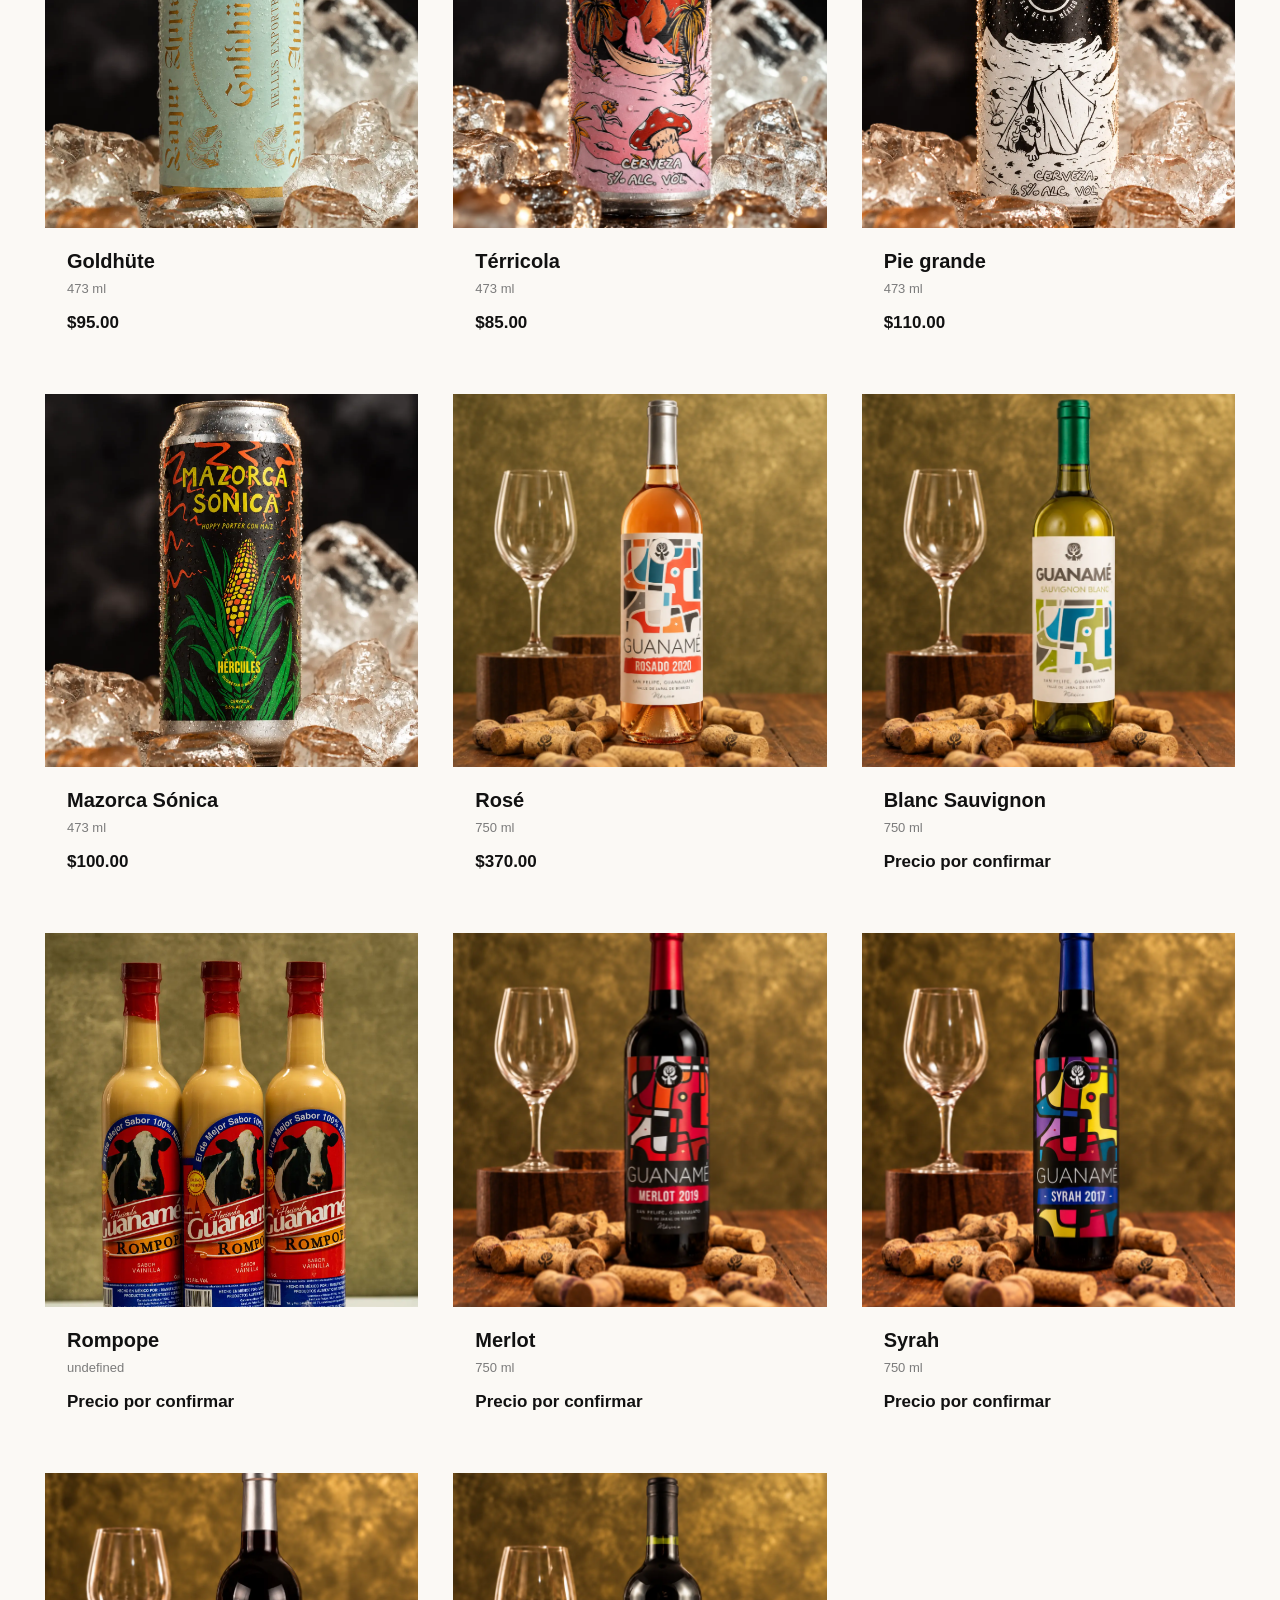
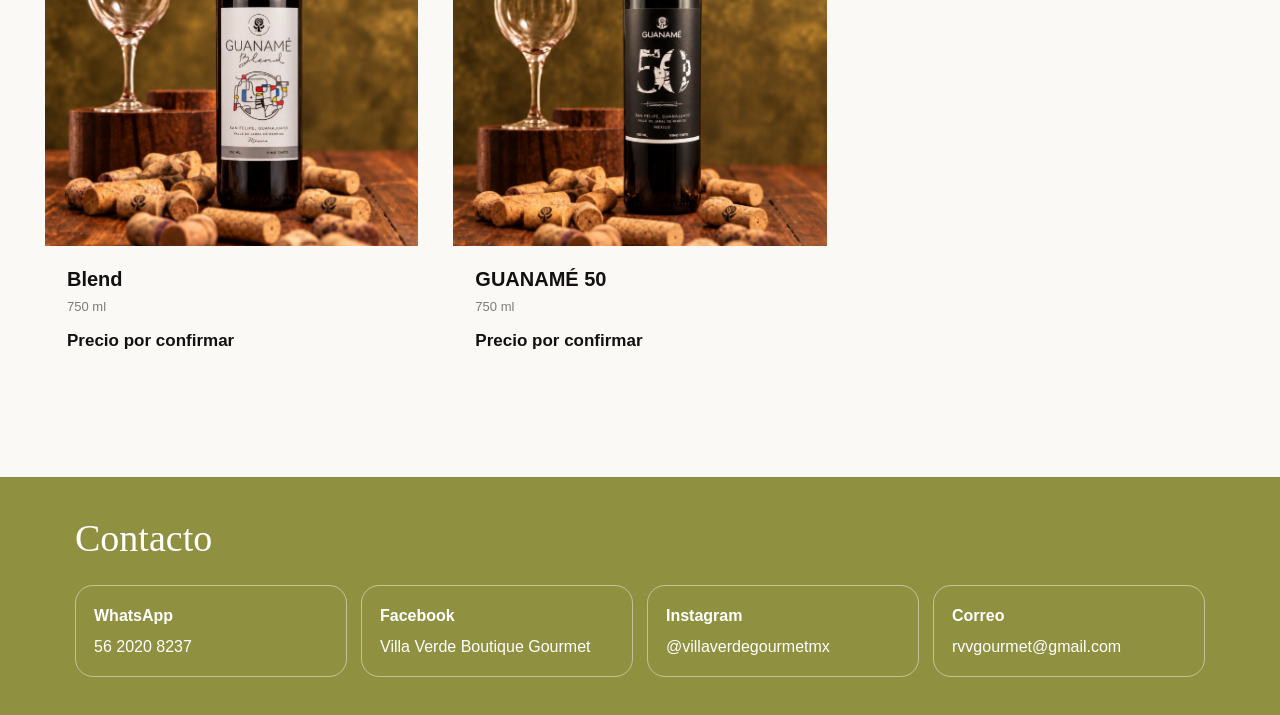
<file: catalogo.html>
<!DOCTYPE html>
<html lang="es">

<head>

    <meta charset="UTF-8">

    <meta
        name="viewport"
        content="width=device-width, initial-scale=1.0"
    >

    <title>Catálogo | Villa Verde</title>

    <link rel="stylesheet" href="styles.css">

</head>


<body class="catalogo-page">


    <!-- =========================
         HEADER
    ========================== -->

    <header class="header">

        <button class="hamburguesa" id="btnMenu">

            <span></span>
            <span></span>
            <span></span>

        </button>


      <a href="index.html" class="logo">
    <img
        src="img/Logo-Villaverde-19.png"
        alt="Villa Verde"
        class="logo-imagen"
    >
</a>

        <a href="carrito.html" class="carrito-icono">

            🛒

            <span id="contadorCarrito">
                0
            </span>

        </a>

    </header>



    <!-- =========================
         MENÚ LATERAL
    ========================== -->

    <aside class="menu-lateral" id="menuLateral">

        <button class="cerrar-menu" id="cerrarMenu">
            ×
        </button>


        <div class="menu-contenido">

            <p class="menu-subtitulo">
                EXPLORA
            </p>
 <nav>

        <a href="catalogo.html?categoria=aceites-vinagres">
            Aceites y vinagres
        </a>

        <!-- BEBIDAS -->
        <div class="menu-item-desplegable">

            <button type="button" class="submenu-boton">
                <span>Bebidas</span>
                <span class="submenu-flecha">⌄</span>
            </button>

            <div class="submenu-bebidas">

                <a href="catalogo.html?categoria=bebidas&subcategoria=healthy">
                    Healthy
                </a>

                <a href="catalogo.html?categoria=bebidas&subcategoria=refrescantes">
                    Refrescantes
                </a>

                <a href="catalogo.html?categoria=bebidas&subcategoria=cerveza">
                    Cerveza
                </a>
<a href="catalogo.html?categoria=bebidas&subcategoria=vino">
                    Vino
                </a>
            </div>

        </div>
<!-- CHARCUTERÍA -->
        <div class="menu-item-desplegable">

            <button type="button" class="submenu-boton">
                <span>Charcutería</span>
                <span class="submenu-flecha">⌄</span>
            </button>

            <div class="submenu-bebidas">

                <a href="catalogo.html?categoria=charcuteria&subcategoria=quesos">
                    Quesos
                </a>

                <a href="catalogo.html?categoria=charcuteria&subcategoria=carnes-frias">
                    Carnes frías
                </a>

            </div>

        </div>
  <a href="catalogo.html?categoria=cuidado-personal">
            Cuidado personal
        </a>

        <!-- GOURMET -->
        <div class="menu-item-desplegable">

            <button type="button" class="submenu-boton">
                <span>Gourmet</span>
                <span class="submenu-flecha">⌄</span>
            </button>

            <div class="submenu-bebidas">

                <a href="catalogo.html?categoria=gourmet&subcategoria=conservas-encurtidos">
                    Conservas y encurtidos
                </a>

                <a href="catalogo.html?categoria=gourmet&subcategoria=miel">
                    Miel
                </a>

                <a href="catalogo.html?categoria=gourmet&subcategoria=mermelada">
                    Mermelada
                </a>

                <a href="catalogo.html?categoria=gourmet&subcategoria=sazonadores">
                    Sazonadores
                </a>

                <a href="catalogo.html?categoria=gourmet&subcategoria=salsas">
                    Salsas
                </a>

                <a href="catalogo.html?categoria=gourmet&subcategoria=cacao">
                    Cacao
                </a>

                <a href="catalogo.html?categoria=gourmet&subcategoria=untables">
                    Untables
                </a>

            

                <a href="catalogo.html?categoria=gourmet&subcategoria=panaderia">
                    Panadería
                </a>

       <a href="catalogo.html?categoria=gourmet&subcategoria=te-infusiones">
    Té e infusiones
</a>

            </div>

        </div>
    <a href="catalogo.html?categoria=hogar">
            Hogar
        </a>
<a href="catalogo.html?categoria=nuevos">
            Nuevos productos
        </a>


        <!-- SNACKS -->
        <div class="menu-item-desplegable">

            <button type="button" class="submenu-boton">
                <span>Snacks</span>
                <span class="submenu-flecha">⌄</span>
            </button>

            <div class="submenu-bebidas">

                <a href="catalogo.html?categoria=snacks&subcategoria=horneados">
                    Horneados
                </a>

                <a href="catalogo.html?categoria=snacks&subcategoria=deshidratados">
                    Deshidratados
                </a>

                <a href="catalogo.html?categoria=snacks&subcategoria=salados">
                    Salados
                </a>

                <a href="catalogo.html?categoria=snacks&subcategoria=sin-azucar">
                    Sin azúcar
                </a>

                <a href="catalogo.html?categoria=snacks&subcategoria=enchilados">
                    Enchilados
                </a>

                <a href="catalogo.html?categoria=snacks&subcategoria=dulces">
                    Dulces
                </a>

            </div>

        </div>


    

        
    </nav>
        </div>

    </aside>


    <div
        class="overlay-menu"
        id="overlayMenu">
    </div>



    <!-- =========================
         CATÁLOGO
    ========================== -->

    <main class="catalogo-contenedor">


        <div class="catalogo-titulo">

            <p>
                VILLA VERDE GOURMET
            </p>

            <h1 id="tituloCategoria">
                Productos
            </h1>

        </div>



        <div
            class="productos-grid"
            id="productosGrid">
        </div>


    </main>


<!-- =========================
     CONTACTO
========================== -->

<!-- =========================
     CONTACTO
========================== -->

<style>
  .banner-contacto {
    width: 100%;
    background: #8f9141;
    color: #fff;
    padding: 38px 24px;
    font-family: Arial, Helvetica, sans-serif;
    box-sizing: border-box;
  }

  .banner-contacto * {
    box-sizing: border-box;
  }

  .banner-contacto .contacto-interior {
    max-width: 1130px;
    margin: 0 auto;
  }

  .banner-contacto h2 {
    font-family: "Brush Script MT", "Segoe Script", cursive;
    font-size: 38px;
    font-weight: 400;
    line-height: 1.25;
    color: #fff;
    margin: 0 0 22px;
  }

  .banner-contacto .redes {
    display: grid;
    grid-template-columns: repeat(4, minmax(0, 1fr));
    gap: 14px;
    margin: 0;
    padding: 0;
  }

  .banner-contacto .redes a {
    display: flex;
    flex-direction: column;
    justify-content: center;
    gap: 8px;
    padding: 18px;
    border: 1px solid #ffffff73;
    border-radius: 18px;
    background: transparent;
    color: #fff;
    text-decoration: none;
    font-size: 16px;
    line-height: 1.45;
    overflow-wrap: anywhere;
    transition: background .2s;
  }

  .banner-contacto .redes a:hover {
    background: #ffffff1f;
  }

  .banner-contacto .redes a:focus-visible {
    outline: 3px solid #fff;
    outline-offset: 4px;
  }

  .banner-contacto .redes strong {
    font-weight: 700;
    color: #fff;
  }

  .banner-contacto .redes span {
    color: #fff;
  }

  @media (max-width: 850px) {
    .banner-contacto .redes {
      grid-template-columns: repeat(2, minmax(0, 1fr));
    }
  }

  @media (max-width: 500px) {
    .banner-contacto .redes {
      grid-template-columns: 1fr;
    }
  }

  @media (prefers-reduced-motion: reduce) {
    .banner-contacto .redes a {
      transition: none;
    }
  }
</style>

<!-- BANNER DE CONTACTO -->
<footer
  class="banner-contacto"
  id="contacto"
  aria-labelledby="titulo-contacto"
>
  <div class="contacto-interior">
    <h2 id="titulo-contacto">Contacto</h2>

    <nav class="redes" aria-label="Redes sociales y contacto">
      <a
        href="https://wa.me/525620208237"
        target="_blank"
        rel="noopener noreferrer"
      >
        <strong>WhatsApp</strong>
        <span>56 2020 8237</span>
      </a>

      <a
        href="https://www.facebook.com/VillaVerdeBoutiqueGourmet"
        target="_blank"
        rel="noopener noreferrer"
      >
        <strong>Facebook</strong>
        <span>Villa Verde Boutique Gourmet</span>
      </a>

      <a
        href="https://www.instagram.com/villaverdegourmetmx/"
        target="_blank"
        rel="noopener noreferrer"
      >
        <strong>Instagram</strong>
        <span>@villaverdegourmetmx</span>
      </a>

      <a href="mailto:rvvgourmet@gmail.com">
        <strong>Correo</strong>
        <span>rvvgourmet@gmail.com</span>
      </a>
    </nav>
  </div>
</footer>
    <script src="productos.js"></script>
    <script src="app.js"></script>


    <script>

const parametros =
    new URLSearchParams(window.location.search);

const categoria =
    parametros.get("categoria") || "bebidas";

const subcategoria =
    parametros.get("subcategoria");


const nombresCategorias = {

    bebidas: "Bebidas",
    gourmet: "Gourmet",
    snacks: "Snacks",
    charcuteria: "Charcutería",
    tienda: "Tienda",
    eventos: "Eventos",
    alimentos: "Alimentos",
    quesos: "Quesos",
    "aceites-vinagres": "Aceites y vinagres",
    hogar: "Hogar",
    "cuidado-personal": "Cuidado personal",
    nuevos: "Nuevos productos"

};


const nombresSubcategorias = {

    healthy: "Healthy",
    refrescantes: "Refrescantes",
    cerveza: "Cerveza",
    vino: "Vino y licores",

    "conservas-encurtidos": "Conservas y encurtidos",
    miel: "Miel",
    mermelada: "Mermelada",
    sazonadores: "Sazonadores",
    salsas: "Salsas",
    cacao: "Cacao",
    untables: "Untables",
    panaderia: "Panadería",

    "te-infusiones": "Té e infusiones",
    

    horneados: "Horneados",
    deshidratados: "Deshidratados",
    salados: "Salados",
    "sin-azucar": "Sin azúcar",
    enchilados: "Enchilados",
    dulces: "Dulces",

    quesos: "Quesos",
    "carnes-frias": "Carnes frías"

};


/* ==================================
   TÍTULO DEL CATÁLOGO
================================== */

document.getElementById("tituloCategoria").innerText =
    subcategoria
        ? nombresSubcategorias[subcategoria] ||
          nombresCategorias[categoria] ||
          "Productos"
        : nombresCategorias[categoria] || "Productos";


/* ==================================
   FILTRAR PRODUCTOS
================================== */

const productosFiltrados =
    productos.filter(producto => {

        const coincideCategoria =
            producto.categoria === categoria;

        const coincideSubcategoria =
            !subcategoria ||
            producto.subcategoria === subcategoria;

        return coincideCategoria && coincideSubcategoria;

    });



        const grid =
            document.getElementById("productosGrid");



        if (productosFiltrados.length === 0) {

            grid.innerHTML = `

                <p class="sin-productos">
                    Próximamente tendremos productos en esta categoría.
                </p>

            `;

        } else {

            productosFiltrados.forEach(producto => {

                grid.innerHTML += `

                    <a
                        href="producto.html?id=${producto.id}"
                        class="producto-card"
                    >

                        <div class="producto-imagen">

                            <img
                                src="${producto.imagen}"
                                alt="${producto.nombre}"
                            >

                        </div>


                        <div class="producto-card-info">

                            <h2>
                                ${producto.nombre}
                            </h2>

                            <p>
                                ${producto.presentacion}
                            </p>

                           <span>
    ${
        producto.precio !== null &&
        producto.precio !== undefined &&
        !isNaN(producto.precio)
            ? `$${Number(producto.precio).toFixed(2)}`
            : "Precio por confirmar"
    }
</span>
                        </div>

                    </a>

                `;

            });

        }

    </script>

</body>

</html>
</file>
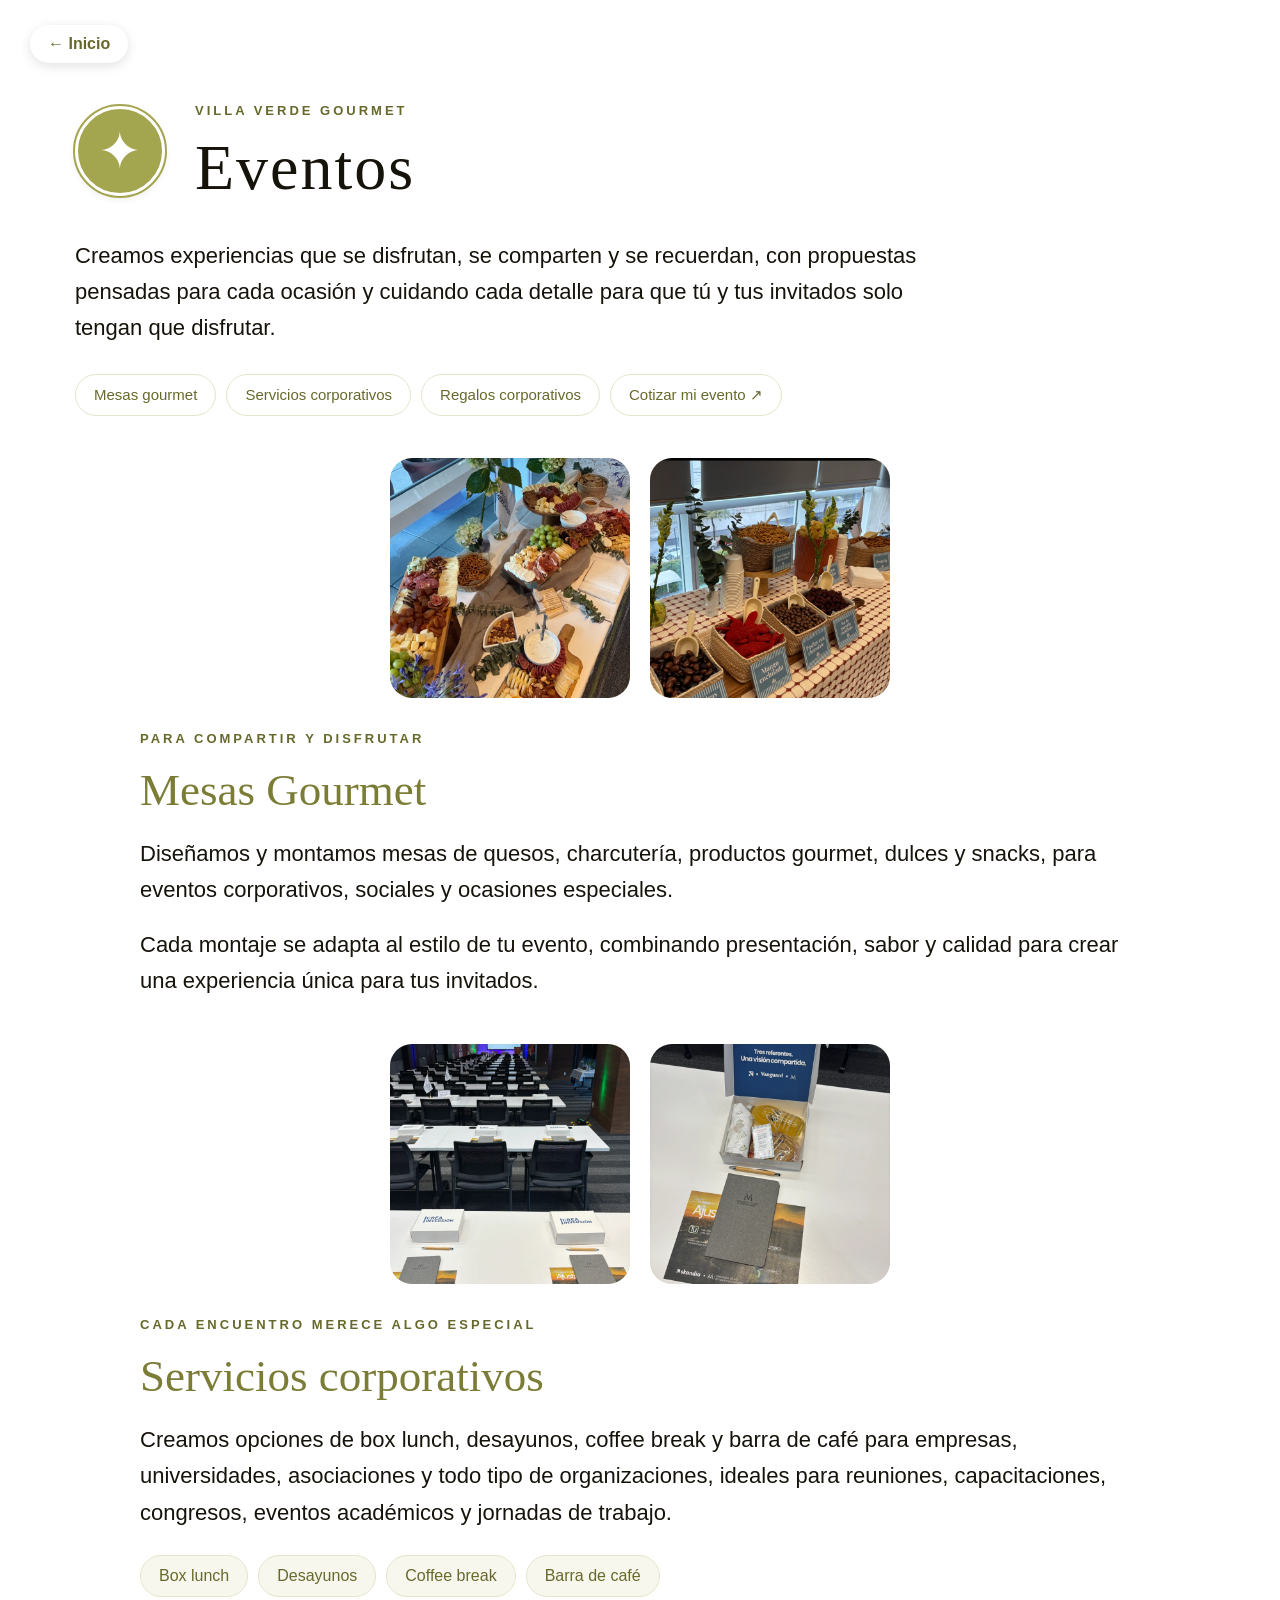
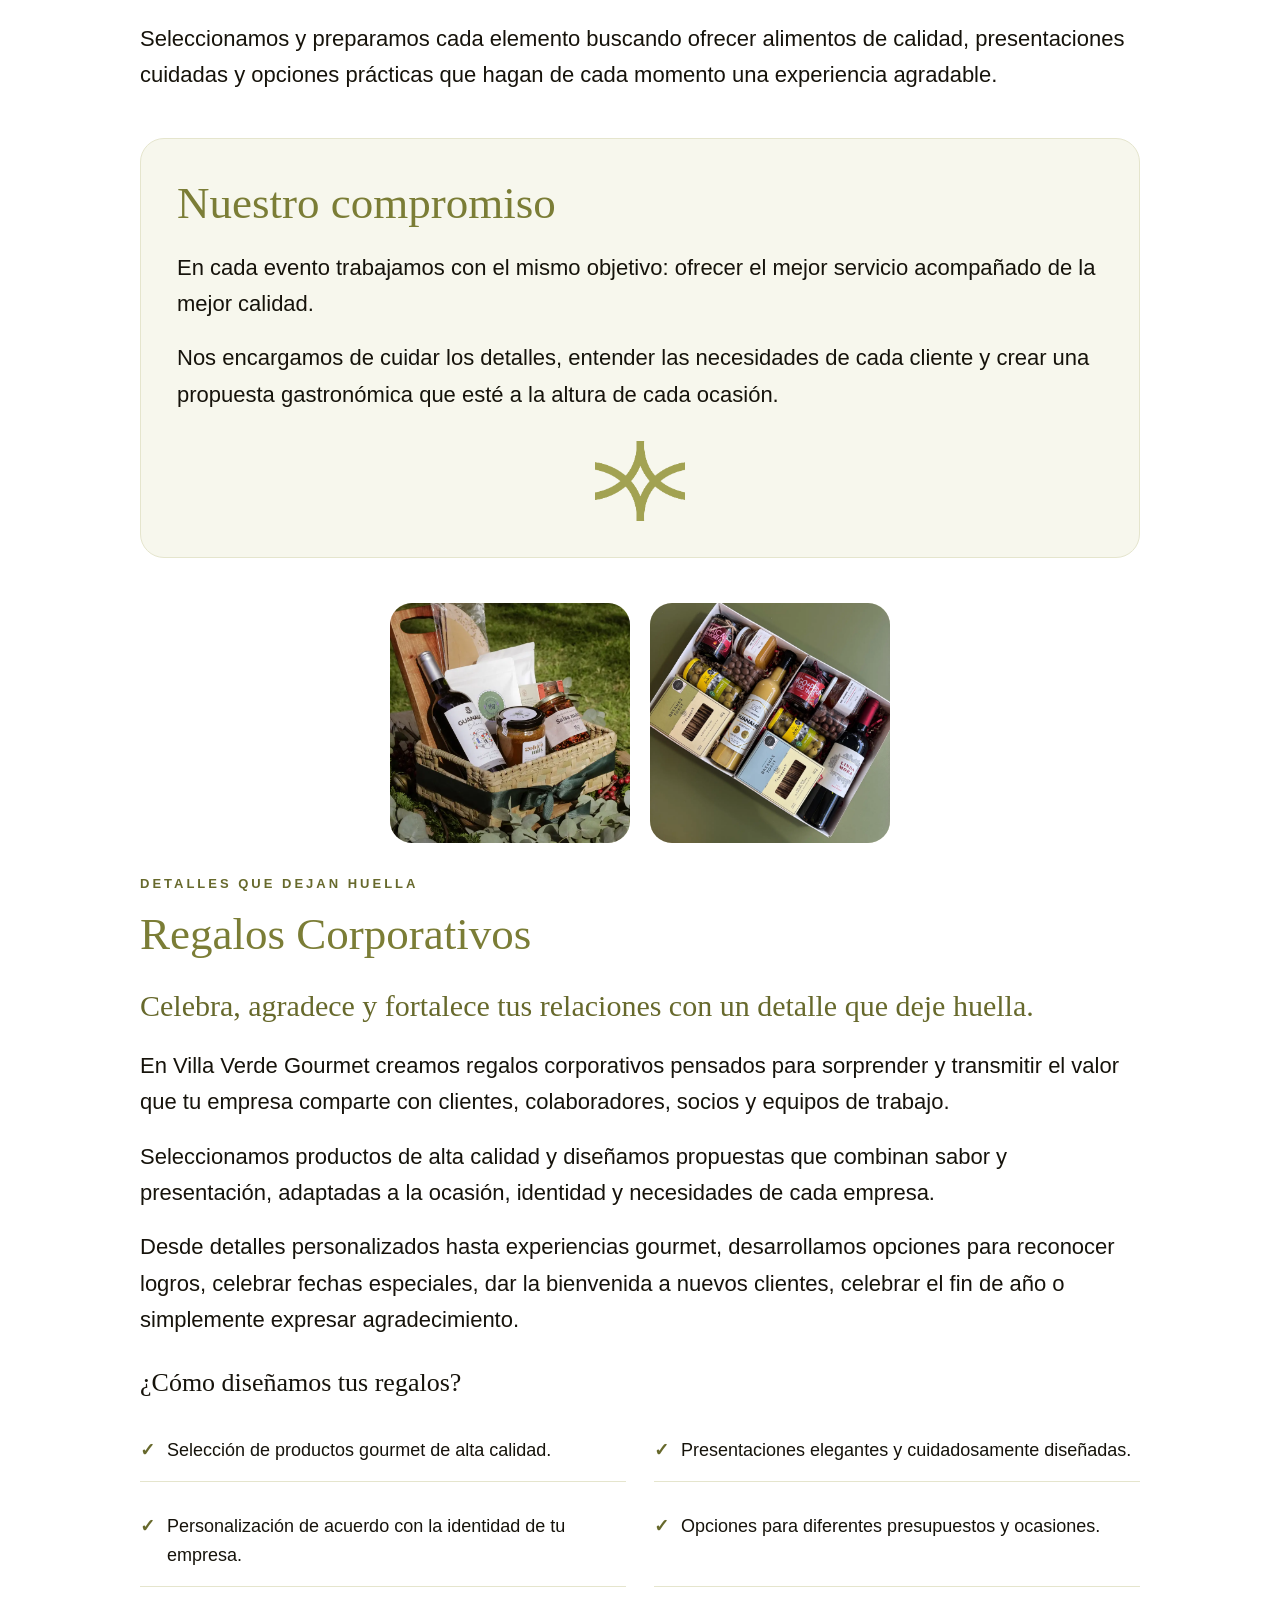
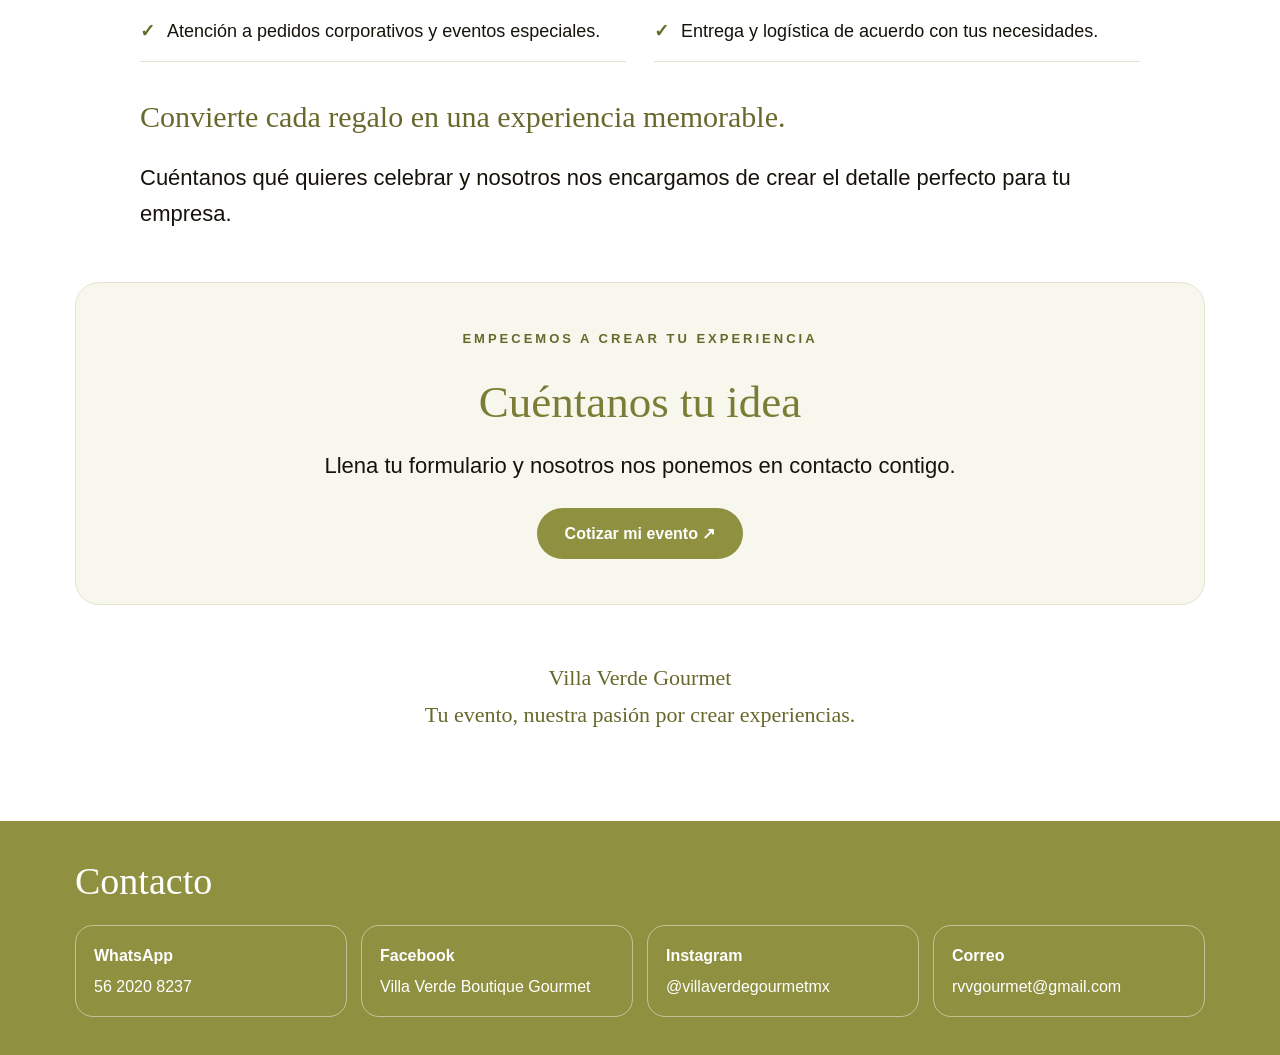
<file: eventos.html>
<!DOCTYPE html>
<html lang="es">
<head>
  <meta charset="UTF-8">
  <meta name="viewport" content="width=device-width, initial-scale=1.0">
  <meta name="description" content="Mesas gourmet, servicios corporativos y regalos personalizados de Villa Verde Gourmet. Creamos experiencias para cada ocasión.">

  <title>Eventos | Villa Verde Gourmet</title>

  <style>
    * {
      margin: 0;
      padding: 0;
      box-sizing: border-box;
    }

    :root {
      --olivo: #8f9141;
      --acento: #a4a54f;
      --tinta: #16130b;
      --crema: #f7f7ed;
    }

    body {
      font-family: Arial, Helvetica, sans-serif;
      background: #fff;
      color: var(--tinta);
    }

    .volver {
      position: fixed;
      top: 25px;
      left: 30px;
      z-index: 10;
      text-decoration: none;
      color: #67692c;
      font-size: 16px;
      font-weight: 600;
      background: white;
      padding: 10px 18px;
      border-radius: 30px;
      box-shadow: 0 3px 12px #0000001f;
      transition: .2s;
    }

    .volver:hover {
      background: var(--olivo);
      color: white;
    }

    .contenedor {
      max-width: 1200px;
      margin: auto;
      padding: 100px 35px 70px;
    }

    .encabezado {
      display: flex;
      align-items: center;
      gap: 30px;
      margin-bottom: 35px;
    }

    .numero {
      width: 90px;
      height: 90px;
      flex-shrink: 0;
      border-radius: 50%;
      background: var(--acento);
      color: white;
      display: grid;
      place-items: center;
      font: 52px Georgia, serif;
      border: 3px solid white;
      outline: 2px solid var(--acento);
      box-shadow: 0 3px 8px #00000014;
    }

    .eyebrow {
      color: #67692c;
      font-size: 13px;
      letter-spacing: 3px;
      text-transform: uppercase;
      margin-bottom: 12px;
      font-weight: 600;
    }

    h1 {
      font-family: Georgia, "Times New Roman", serif;
      font-size: clamp(38px, 5vw, 64px);
      line-height: 1.08;
      font-weight: 500;
      letter-spacing: 2px;
    }

    .titulo-seccion {
      font-family: "Brush Script MT", "Segoe Script", cursive;
      color: #7b7d36;
      font-size: clamp(32px, 4vw, 45px);
      font-weight: 400;
      margin-bottom: 18px;
      line-height: 1.25;
    }

    p {
      font-size: clamp(18px, 2vw, 22px);
      line-height: 1.65;
      margin-bottom: 18px;
    }

    .intro {
      max-width: 900px;
      margin-bottom: 28px;
    }

    .atajos {
      display: flex;
      flex-wrap: wrap;
      gap: 10px;
      margin: 28px 0 42px;
    }

    .atajos a {
      padding: 11px 18px;
      border-radius: 30px;
      border: 1px solid #e5e5cd;
      color: #67692c;
      text-decoration: none;
      font-size: 15px;
      transition: .2s;
    }

    .atajos a:hover {
      background: var(--crema);
      border-color: var(--olivo);
    }

    .seccion {
      max-width: 1000px;
      margin: auto;
      scroll-margin-top: 90px;
    }

    .seccion + .seccion {
      margin-top: 45px;
    }

    /* DOS CUADRITOS PARA LAS FOTOS DE CADA SECCIÓN */
    .galeria-seccion {
      display: grid;
      grid-template-columns: repeat(2, minmax(0, 1fr));
      gap: 20px;
      width: 100%;
      max-width: 500px;
      margin: 0 auto 30px;
    }

    .foto-cuadrada {
      position: relative;
      min-width: 0;
      aspect-ratio: 1 / 1;
      border-radius: 22px;
      overflow: hidden;
      background: linear-gradient(120deg, #eeeedf, #d8d8b9);
    }

    .foto-cuadrada img {
      position: absolute;
      inset: 0;
      display: block;
      width: 100%;
      height: 100%;
      object-fit: cover;
      object-position: center;
    }

    .servicios {
      display: flex;
      flex-wrap: wrap;
      gap: 10px;
      margin: 24px 0;
      list-style: none;
    }

    .servicios li {
      background: var(--crema);
      color: #67692c;
      border: 1px solid #e5e5cd;
      padding: 11px 18px;
      border-radius: 30px;
      font-size: 16px;
    }

    .compromiso {
      padding: 36px;
      background: var(--crema);
      border: 1px solid #e5e5cd;
      border-radius: 24px;
    }

    .firma {
      border-top: 1px solid #dcdcc2;
      margin-top: 28px;
      padding-top: 24px;
    }

    .firma strong {
      display: block;
      font: 26px Georgia, serif;
      margin-bottom: 8px;
    }

    .firma span {
      color: #67692c;
      font-size: 18px;
      line-height: 1.6;
    }

    h3 {
      font: 26px Georgia, serif;
      font-weight: 400;
      margin: 30px 0 22px;
    }

    .detalles {
      display: grid;
      grid-template-columns: 1fr 1fr;
      gap: 14px 28px;
      list-style: none;
      margin-bottom: 30px;
    }

    .detalles li {
      display: flex;
      gap: 12px;
      font-size: 18px;
      line-height: 1.6;
      padding: 16px 0;
      border-bottom: 1px solid #e5e5cd;
    }

    .detalles li::before {
      content: "✓";
      color: #67692c;
      font-weight: bold;
    }

    .destacado {
      font-family: Georgia, serif;
      font-size: clamp(23px, 3vw, 30px);
      color: #67692c;
    }

    .cotizacion {
      text-align: center;
      background: var(--crema);
      border: 1px solid #e5e5cd;
      border-radius: 24px;
      padding: 45px 30px;
      margin-top: 50px;
      scroll-margin-top: 90px;
    }

    .cotizacion p {
      max-width: 650px;
      margin: 0 auto 24px;
    }

    .campo {
      max-width: 470px;
      margin: 0 auto 22px;
      text-align: left;
    }

    label {
      display: block;
      font-weight: 600;
      font-size: 14px;
      color: #595a32;
      margin-bottom: 10px;
    }

    select {
      width: 100%;
      padding: 15px 12px;
      border: 1px solid #b3b489;
      border-radius: 12px;
      background: white;
      color: var(--tinta);
      font: 17px Arial, sans-serif;
    }

    .boton {
      display: inline-block;
      padding: 16px 28px;
      border: 0;
      border-radius: 30px;
      background: var(--olivo);
      color: white;
      font: 600 16px Arial, sans-serif;
      text-decoration: none;
      cursor: pointer;
    }

    .boton:hover {
      background: #767831;
    }

    .boton:disabled {
      opacity: .65;
      cursor: not-allowed;
    }

    .cotizacion .aviso {
      font-size: 14px;
      color: #595a32;
      margin-top: 16px;
      margin-bottom: 0;
    }

    .cierre {
      text-align: center;
      padding-top: 55px;
    }

    .cierre p {
      font-family: Georgia, serif;
      color: #67692c;
    }

    .banner-contacto {
      background: var(--olivo);
      color: white;
      padding: 38px 24px;
    }

    .contacto-interior {
      max-width: 1130px;
      margin: auto;
    }

    .banner-contacto h2 {
      font-family: "Brush Script MT", "Segoe Script", cursive;
      font-size: 38px;
      font-weight: 400;
      margin-bottom: 22px;
    }

    .redes {
      display: grid;
      grid-template-columns: repeat(4, minmax(0, 1fr));
      gap: 14px;
    }

    .redes a {
      display: flex;
      flex-direction: column;
      gap: 8px;
      padding: 18px;
      border: 1px solid #ffffff73;
      border-radius: 18px;
      color: white;
      text-decoration: none;
      line-height: 1.45;
      overflow-wrap: anywhere;
    }

    .redes a:hover {
      background: #ffffff1f;
    }

    a:focus-visible,
    button:focus-visible,
    select:focus-visible {
      outline: 3px solid var(--tinta);
      outline-offset: 5px;
    }

    [hidden] {
      display: none !important;
    }

    @media (max-width: 850px) {
      .contenedor {
        padding: 100px 22px 55px;
      }

      .encabezado {
        gap: 20px;
      }

      .numero {
        width: 70px;
        height: 70px;
        font-size: 40px;
      }

      .redes {
        grid-template-columns: repeat(2, minmax(0, 1fr));
      }
    }

    @media (max-width: 500px) {
      .volver {
        left: 20px;
        top: 20px;
      }

      .encabezado {
        flex-direction: column;
        align-items: flex-start;
      }

      .galeria-seccion {
        max-width: 400px;
        gap: 12px;
        margin-bottom: 24px;
      }

      .foto-cuadrada {
        border-radius: 16px;
      }

      .compromiso,
      .cotizacion {
        padding: 28px 22px;
      }

      .detalles,
      .redes {
        grid-template-columns: 1fr;
      }

      .detalles {
        gap: 0;
      }

      .atajos a {
        font-size: 14px;
      }
    }

    @media (prefers-reduced-motion: reduce) {
      * {
        transition: none !important;
      }
    }
  </style>
</head>

<body>
  <a href="index.html" class="volver">← Inicio</a>

  <main class="contenedor">
    <header class="encabezado">
      <div class="numero" aria-hidden="true">✦</div>

      <div>
        <p class="eyebrow">Villa Verde Gourmet</p>
        <h1>Eventos</h1>
      </div>
    </header>

    <p class="intro">
      Creamos experiencias que se disfrutan, se comparten y se recuerdan,
      con propuestas pensadas para cada ocasión y cuidando cada detalle
      para que tú y tus invitados solo tengan que disfrutar.
    </p>

    <nav class="atajos" aria-label="Servicios para eventos">
      <a href="#mesas">Mesas gourmet</a>
      <a href="#corporativos">Servicios corporativos</a>
      <a href="#regalos">Regalos corporativos</a>
      <a href="#cotizar">Cotizar mi evento ↗</a>
    </nav>

    <!-- MESAS GOURMET -->
    <section class="seccion" id="mesas" aria-labelledby="titulo-mesas">

      <!-- Cambia las rutas de src por tus dos fotografías. -->
      <div class="galeria-seccion">
        <div class="foto-cuadrada">
          <img
            src="img/mesas gourmet.webp"
            alt="Mesa gourmet de Villa Verde"
            data-foto
            loading="eager"
          >
        </div>

        <div class="foto-cuadrada">
          <img
            src="img/mesas gourmet2.webp"
            alt="Detalle del montaje de una mesa gourmet"
            data-foto
            loading="lazy"
          >
        </div>
      </div>

      <p class="eyebrow">Para compartir y disfrutar</p>

      <h2 class="titulo-seccion" id="titulo-mesas">
        Mesas Gourmet
      </h2>

      <p>
        Diseñamos y montamos mesas de quesos, charcutería, productos gourmet,
        dulces y snacks, para eventos corporativos, sociales y ocasiones especiales.
      </p>

      <p>
        Cada montaje se adapta al estilo de tu evento, combinando presentación,
        sabor y calidad para crear una experiencia única para tus invitados.
      </p>
    </section>

    <!-- SERVICIOS CORPORATIVOS -->
    <section
      class="seccion"
      id="corporativos"
      aria-labelledby="titulo-corporativos"
    >
      <div class="galeria-seccion">
        <div class="foto-cuadrada">
          <img
            src="img/corporativo.webp"
            alt="Servicios corporativos de Villa Verde"
            data-foto
            loading="lazy"
          >
        </div>

        <div class="foto-cuadrada">
          <img
            src="img/corporativo2.webp"
            alt="Alimentos preparados para un evento corporativo"
            data-foto
            loading="lazy"
          >
        </div>
      </div>

      <p class="eyebrow">Cada encuentro merece algo especial</p>

      <h2 class="titulo-seccion" id="titulo-corporativos">
        Servicios corporativos
      </h2>

      <p>
        Creamos opciones de box lunch, desayunos, coffee break y barra de café
        para empresas, universidades, asociaciones y todo tipo de organizaciones,
        ideales para reuniones, capacitaciones, congresos, eventos académicos
        y jornadas de trabajo.
      </p>

      <ul class="servicios" aria-label="Opciones de servicio">
        <li>Box lunch</li>
        <li>Desayunos</li>
        <li>Coffee break</li>
        <li>Barra de café</li>
      </ul>

      <p>
        Seleccionamos y preparamos cada elemento buscando ofrecer alimentos
        de calidad, presentaciones cuidadas y opciones prácticas que hagan
        de cada momento una experiencia agradable.
      </p>
    </section>

   <!-- NUESTRO COMPROMISO -->
<section
  class="seccion compromiso"
  aria-labelledby="titulo-compromiso"
>
  <h2 class="titulo-seccion" id="titulo-compromiso">
    Nuestro compromiso
  </h2>

  <p>
    En cada evento trabajamos con el mismo objetivo:
    ofrecer el mejor servicio acompañado de la mejor calidad.
  </p>

  <p>
    Nos encargamos de cuidar los detalles, entender las necesidades
    de cada cliente y crear una propuesta gastronómica que esté
    a la altura de cada ocasión.
  </p>

  <div style="text-align: center; margin-top: 28px;">
    <img
      src="img/Logo-Villaverde-19.png"
      alt="Villa Verde Gourmet"
      loading="lazy"
      style="display: block; width: 90px; max-width: 100%; height: auto; margin: 0 auto;"
    >
  </div>
</section>

    <!-- REGALOS CORPORATIVOS -->
    <section
      class="seccion"
      id="regalos"
      aria-labelledby="titulo-regalos"
    >
      <div class="galeria-seccion">
        <div class="foto-cuadrada">
          <img
            src="img/regaloscor.webp"
            alt="Regalos corporativos de Villa Verde"
            data-foto
            loading="lazy"
          >
        </div>

        <div class="foto-cuadrada">
          <img
            src="img/regalos.webp"
            alt="Presentación de un regalo gourmet personalizado"
            data-foto
            loading="lazy"
          >
        </div>
      </div>

      <p class="eyebrow">Detalles que dejan huella</p>

      <h2 class="titulo-seccion" id="titulo-regalos">
        Regalos Corporativos
      </h2>

      <p class="destacado">
        Celebra, agradece y fortalece tus relaciones con un detalle que deje huella.
      </p>

      <p>
        En Villa Verde Gourmet creamos regalos corporativos pensados para
        sorprender y transmitir el valor que tu empresa comparte con clientes,
        colaboradores, socios y equipos de trabajo.
      </p>

      <p>
        Seleccionamos productos de alta calidad y diseñamos propuestas que
        combinan sabor y presentación, adaptadas a la ocasión, identidad
        y necesidades de cada empresa.
      </p>

      <p>
        Desde detalles personalizados hasta experiencias gourmet, desarrollamos
        opciones para reconocer logros, celebrar fechas especiales, dar la
        bienvenida a nuevos clientes, celebrar el fin de año o simplemente
        expresar agradecimiento.
      </p>

      <h3>¿Cómo diseñamos tus regalos?</h3>

      <ul class="detalles">
        <li>Selección de productos gourmet de alta calidad.</li>
        <li>Presentaciones elegantes y cuidadosamente diseñadas.</li>
        <li>Personalización de acuerdo con la identidad de tu empresa.</li>
        <li>Opciones para diferentes presupuestos y ocasiones.</li>
        <li>Atención a pedidos corporativos y eventos especiales.</li>
        <li>Entrega y logística de acuerdo con tus necesidades.</li>
      </ul>

      <p class="destacado">
        Convierte cada regalo en una experiencia memorable.
      </p>

      <p>
        Cuéntanos qué quieres celebrar y nosotros nos encargamos de crear
        el detalle perfecto para tu empresa.
      </p>
    </section>

    <!-- COTIZACIÓN -->
    <section
      class="cotizacion"
      id="cotizar"
      aria-labelledby="titulo-cotizar"
    >
      <p class="eyebrow">Empecemos a crear tu experiencia</p>

      <h2 class="titulo-seccion" id="titulo-cotizar">
        Cuéntanos tu idea
      </h2>

      <p>
        Llena tu formulario y nosotros nos ponemos en contacto contigo.
      </p>
<div id="accion-cotizar">
  <a
    class="boton"
    href="https://forms.gle/86FnM5zceQU4nJjt9"
    target="_blank"
    rel="noopener noreferrer"
  >
    Cotizar mi evento ↗
  </a>
</div>

      <noscript>
        <p class="aviso">
          También puedes contactarnos por WhatsApp en los enlaces de abajo.
        </p>
      </noscript>
    </section>

    <div class="cierre">
      <p>
        Villa Verde Gourmet<br>
        Tu evento, nuestra pasión por crear experiencias.
      </p>
    </div>
  </main>

  <footer class="banner-contacto" aria-labelledby="titulo-contacto">
    <div class="contacto-interior">
      <h2 id="titulo-contacto">Contacto</h2>

      <nav class="redes" aria-label="Redes sociales y contacto">
        <a
          href="https://wa.me/525620208237"
          target="_blank"
          rel="noopener noreferrer"
        >
          <strong>WhatsApp</strong>
          <span>56 2020 8237</span>
        </a>

        <a
          href="https://www.facebook.com/VillaVerdeBoutiqueGourmet"
          target="_blank"
          rel="noopener noreferrer"
        >
          <strong>Facebook</strong>
          <span>Villa Verde Boutique Gourmet</span>
        </a>

        <a
          href="https://www.instagram.com/villaverdegourmetmx/"
          target="_blank"
          rel="noopener noreferrer"
        >
          <strong>Instagram</strong>
          <span>@villaverdegourmetmx</span>
        </a>

        <a href="mailto:rvvgourmet@gmail.com">
          <strong>Correo</strong>
          <span>rvvgourmet@gmail.com</span>
        </a>
      </nav>
    </div>
  </footer>

  <script>
  

    // Conserva los cuadritos si una fotografía aún no está disponible.
    document.querySelectorAll("[data-foto]").forEach(imagen => {
      imagen.addEventListener("error", () => {
        imagen.hidden = true;
      });

      if (imagen.complete && imagen.naturalWidth === 0) {
        imagen.hidden = true;
      }
    });
  </script>
</body>
</html>
</file>
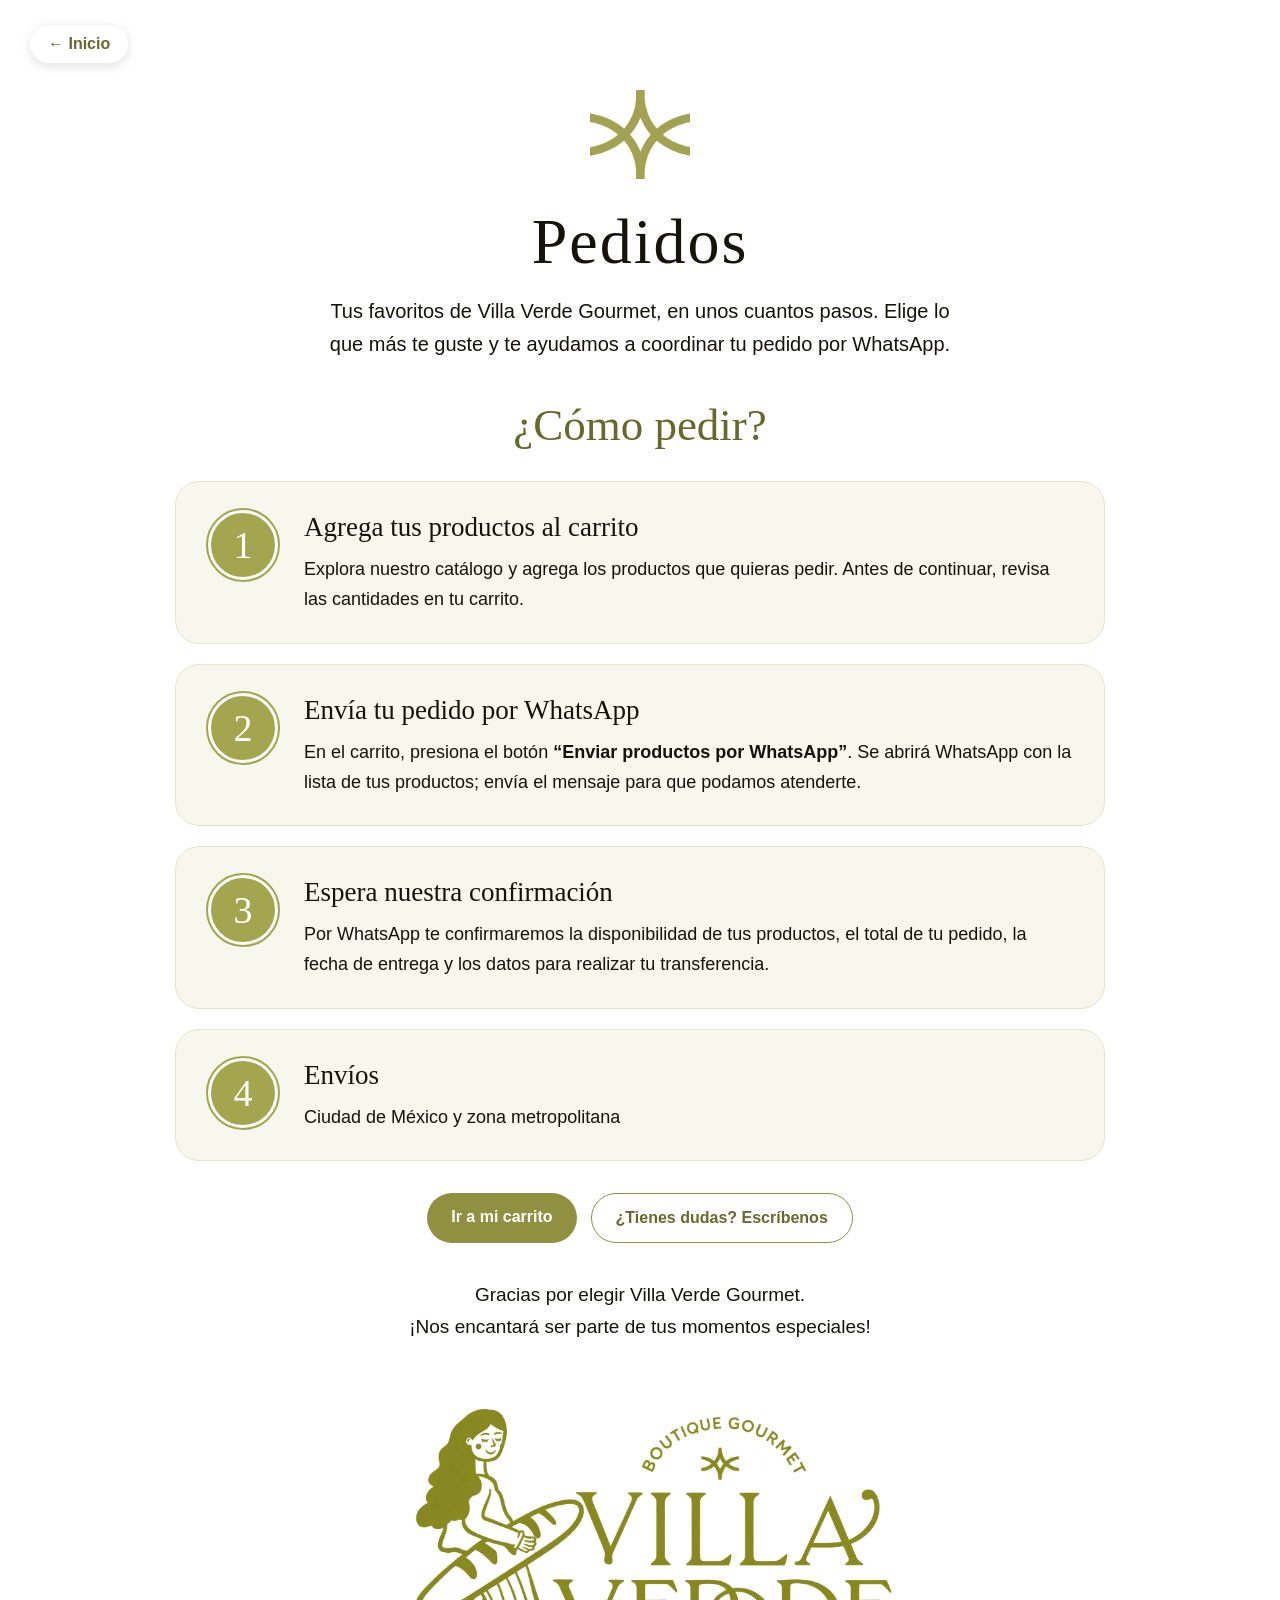
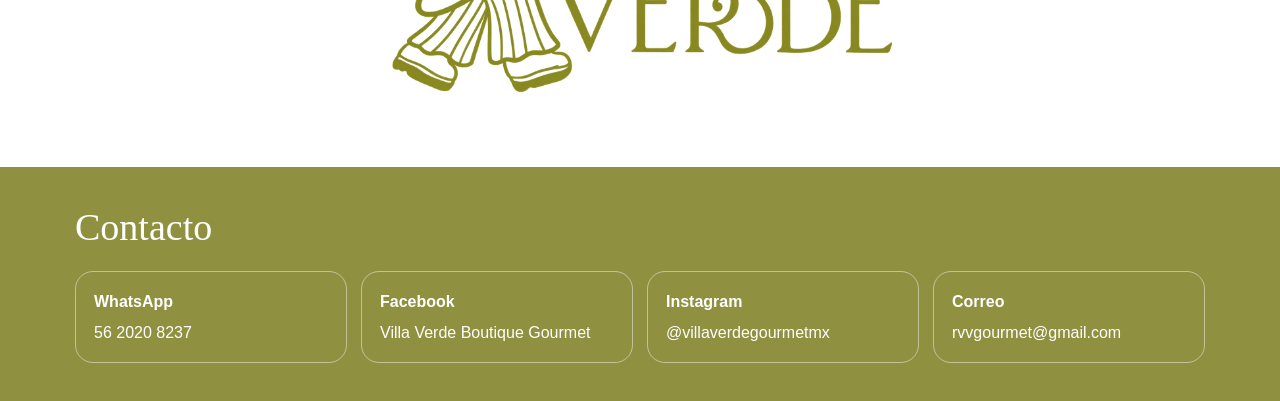
<file: pedidos.html>
<!DOCTYPE html>
<html lang="es">
<head>
    <meta charset="UTF-8">
    <meta name="viewport" content="width=device-width, initial-scale=1.0">
    <title>Pedidos | Villa Verde Gourmet</title>
    <style>
        * { margin: 0; padding: 0; box-sizing: border-box; }
        body { font-family: Arial, Helvetica, sans-serif; background: #fff; color: #16130b; }
        .volver { position: fixed; top: 25px; left: 30px; z-index: 10; text-decoration: none; color: #67692c; font-size: 16px; font-weight: 600; background: #fff; padding: 10px 18px; border-radius: 30px; box-shadow: 0 3px 12px #0000001f; transition: background .2s, color .2s; }
        .volver:hover { background: #8f9141; color: #fff; }
        .contenedor { max-width: 1000px; margin: auto; padding: 90px 35px 70px; }
        .encabezado { text-align: center; margin-bottom: 38px; }
        .isotipo { display: block; width: 100px; height: auto; margin: 0 auto 28px; }
        h1 { font-family: Georgia, "Times New Roman", serif; font-size: clamp(38px, 5vw, 64px); font-weight: 500; letter-spacing: 2px; line-height: 1.1; margin-bottom: 18px; }
        .introduccion { max-width: 650px; margin: auto; font-size: 20px; line-height: 1.65; }
        .titulo-seccion { font-family: "Brush Script MT", "Segoe Script", cursive; color: #67692c; font-size: clamp(34px, 4vw, 45px); font-weight: 400; text-align: center; margin-bottom: 30px; }
        .pasos { list-style: none; counter-reset: paso; display: grid; gap: 20px; }
        .pasos li { counter-increment: paso; display: flex; align-items: flex-start; gap: 26px; padding: 28px 32px; background: #f7f7ed; border: 1px solid #e5e5cd; border-radius: 24px; }
        .pasos li::before { content: counter(paso); flex-shrink: 0; width: 64px; height: 64px; border-radius: 50%; display: flex; align-items: center; justify-content: center; background: #a4a54f; color: #fff; font: 38px Georgia, serif; border: 3px solid #fff; outline: 2px solid #a4a54f; }
        .pasos h3 { font: 500 clamp(22px, 3vw, 27px) Georgia, serif; line-height: 1.3; margin-bottom: 10px; }
        .pasos p { font-size: 18px; line-height: 1.65; }
        .acciones { display: flex; justify-content: center; flex-wrap: wrap; gap: 14px; margin-top: 32px; }
        .boton { display: inline-block; padding: 15px 24px; border-radius: 30px; background: #8f9141; color: #fff; font-size: 16px; font-weight: 600; text-decoration: none; }
        .boton:hover { background: #67692c; }
        .boton-secundario { background: #fff; color: #67692c; border: 1px solid #8f9141; }
        .boton-secundario:hover { color: #fff; }
        .cierre { text-align: center; font-size: 19px; line-height: 1.65; margin: 36px auto 0; max-width: 650px; }
        .logo-final { display: flex; justify-content: center; margin-top: 45px; }
        .logo-final img { display: block; width: min(550px, 90%); height: auto; object-fit: contain; }
        .banner-contacto { background: #8f9141; color: #fff; padding: 38px 24px; }
        .contacto-interior { max-width: 1130px; margin: auto; }
        .banner-contacto h2 { font-family: "Brush Script MT", "Segoe Script", cursive; font-size: 38px; font-weight: 400; margin-bottom: 22px; }
        .redes { display: grid; grid-template-columns: repeat(4, minmax(0, 1fr)); gap: 14px; }
        .redes a { display: flex; flex-direction: column; gap: 8px; padding: 18px; border: 1px solid #ffffff73; border-radius: 18px; color: #fff; text-decoration: none; line-height: 1.45; overflow-wrap: anywhere; }
        .redes a:hover { background: #ffffff1f; }
        a:focus-visible { outline: 3px solid #16130b; outline-offset: 5px; }
        @media (max-width: 850px) { .redes { grid-template-columns: repeat(2, minmax(0, 1fr)); } }
        @media (max-width: 500px) {
            .volver { top: 18px; left: 18px; }
            .contenedor { padding: 95px 22px 50px; }
            .isotipo { width: 80px; }
            .introduccion { font-size: 18px; }
            .pasos li { padding: 24px; gap: 18px; flex-direction: column; }
            .pasos li::before { width: 52px; height: 52px; font-size: 30px; }
            .pasos p { font-size: 17px; }
            .acciones { flex-direction: column; text-align: center; }
            .redes { grid-template-columns: 1fr; }
        }
        @media (prefers-reduced-motion: reduce) { .volver { transition: none; } }
    </style>
</head>
<body>
    <a href="index.html" class="volver">← Inicio</a>
    <main class="contenedor">
        <header class="encabezado">
            <img src="img/Logo-Villaverde-19.png" alt="Villa Verde Gourmet" class="isotipo">
            <h1>Pedidos</h1>
            <p class="introduccion">Tus favoritos de Villa Verde Gourmet, en unos cuantos pasos. Elige lo que más te guste y te ayudamos a coordinar tu pedido por WhatsApp.</p>
        </header>
        <section aria-labelledby="titulo-pasos">
            <h2 class="titulo-seccion" id="titulo-pasos">¿Cómo pedir?</h2>
            <ol class="pasos">
                <li>
                    <div>
                        <h3>Agrega tus productos al carrito</h3>
                        <p>Explora nuestro catálogo y agrega los productos que quieras pedir. Antes de continuar, revisa las cantidades en tu carrito.</p>
                    </div>
                </li>
                <li>
                    <div>
                        <h3>Envía tu pedido por WhatsApp</h3>
                        <p>En el carrito, presiona el botón <strong>“Enviar productos por WhatsApp”</strong>. Se abrirá WhatsApp con la lista de tus productos; envía el mensaje para que podamos atenderte.</p>
                    </div>
                </li>
                <li>
                    <div>
                        <h3>Espera nuestra confirmación</h3>
                        <p>Por WhatsApp te confirmaremos la disponibilidad de tus productos, el total de tu pedido, la fecha de entrega y los datos para realizar tu transferencia.</p>
                    </div>
                </li>
                <li>
                    <div>
                        <h3>Envíos</h3>
                        <p>Ciudad de México y zona metropolitana</p>
                    </div>
                </li>
            </ol>
            <div class="acciones">
                <a href="carrito.html" class="boton">Ir a mi carrito</a>
                <a href="https://wa.me/525620208237" class="boton boton-secundario" target="_blank" rel="noopener noreferrer">¿Tienes dudas? Escríbenos</a>
            </div>
            <p class="cierre">Gracias por elegir Villa Verde Gourmet.<br>¡Nos encantará ser parte de tus momentos especiales!</p>
        </section>
        <div class="logo-final">
            <img src="img/muñeca.jpg" alt="Muñeca de Villa Verde Gourmet" loading="lazy">
        </div>
    </main>
    <!-- CONTACTO -->
    <footer
        class="banner-contacto"
        aria-labelledby="titulo-contacto">

        <div class="contacto-interior">
            <h2 id="titulo-contacto">Contacto</h2>

            <nav class="redes" aria-label="Redes sociales y contacto">
                <a
                    href="https://wa.me/525620208237"
                    target="_blank"
                    rel="noopener noreferrer">
                    <strong>WhatsApp</strong>
                    <span>56 2020 8237</span>
                </a>

                <a
                    href="https://www.facebook.com/VillaVerdeBoutiqueGourmet"
                    target="_blank"
                    rel="noopener noreferrer">
                    <strong>Facebook</strong>
                    <span>Villa Verde Boutique Gourmet</span>
                </a>

                <a
                    href="https://www.instagram.com/villaverdegourmetmx/"
                    target="_blank"
                    rel="noopener noreferrer">
                    <strong>Instagram</strong>
                    <span>@villaverdegourmetmx</span>
                </a>

                <a href="mailto:rvvgourmet@gmail.com">
                    <strong>Correo</strong>
                    <span>rvvgourmet@gmail.com</span>
                </a>
            </nav>
        </div>
    </footer>
</body>
</html>
</file>
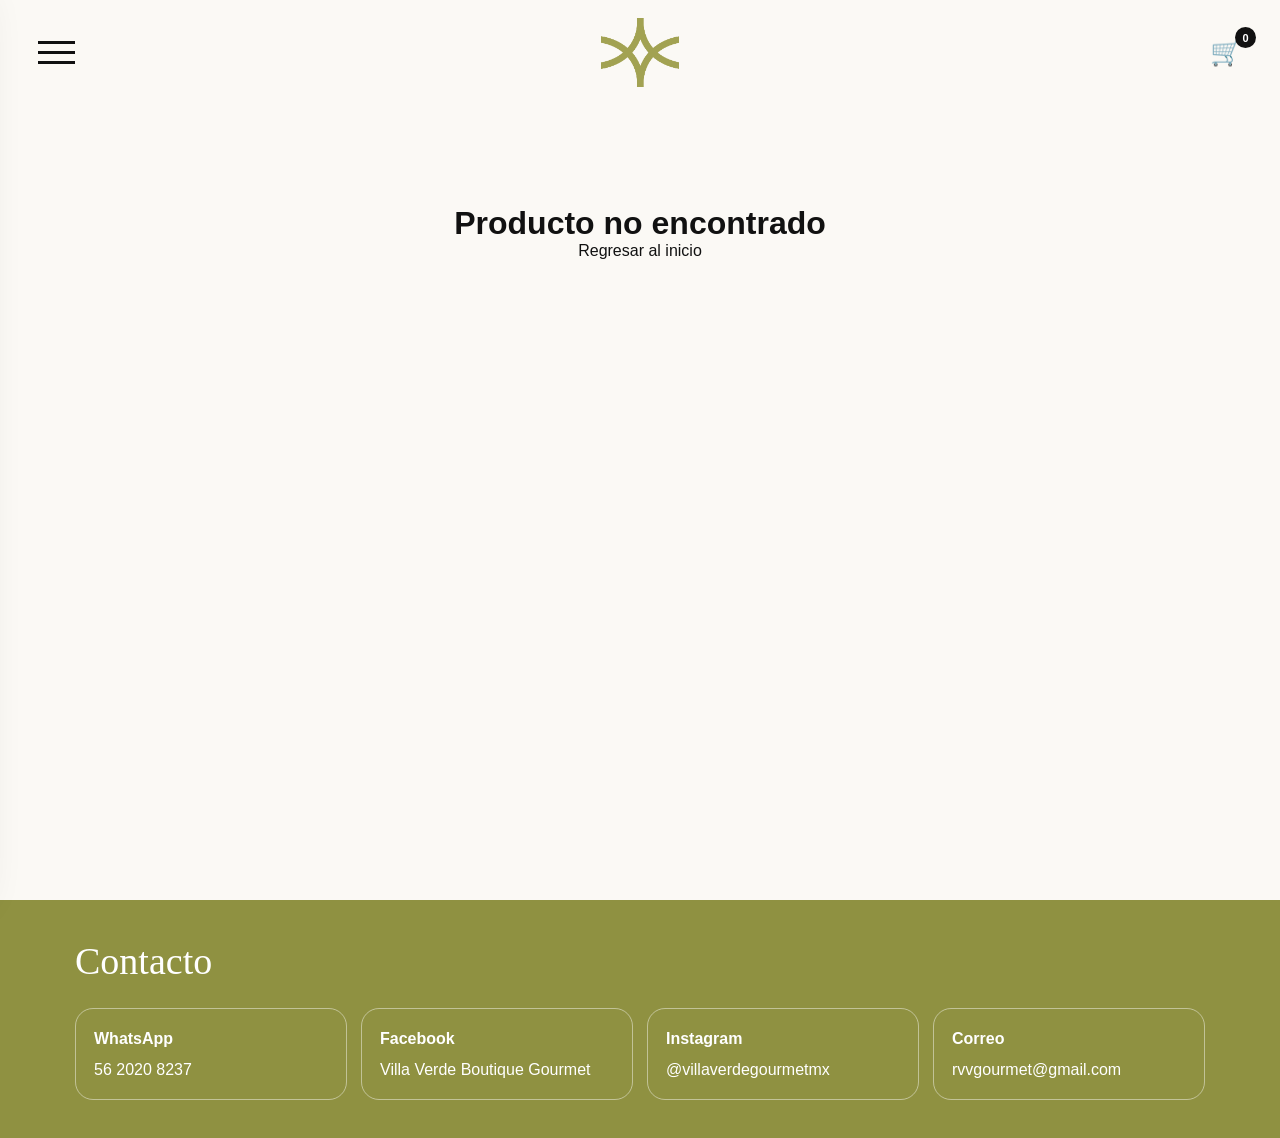
<file: producto.html>
<!DOCTYPE html>
<html lang="es">

<head>

    <meta charset="UTF-8">

    <meta
        name="viewport"
        content="width=device-width, initial-scale=1.0"
    >

    <title>Producto | Villa Verde</title>

    <link rel="stylesheet" href="styles.css">

</head>


<body class="producto-page">


    <!-- HEADER -->

    <header class="header">

        <button class="hamburguesa" id="btnMenu">

            <span></span>
            <span></span>
            <span></span>

        </button>


       <a href="index.html" class="logo">
    <img
        src="img/Logo-Villaverde-19.png"
        alt="Villa Verde"
        class="logo-imagen"
    >
</a>

        <a href="carrito.html" class="carrito-icono">

            🛒

            <span id="contadorCarrito">
                0
            </span>

        </a>

    </header>



    <!-- MENÚ -->

    <aside class="menu-lateral" id="menuLateral">

        <button class="cerrar-menu" id="cerrarMenu">
            ×
        </button>


        <div class="menu-contenido">

            <p class="menu-subtitulo">
                EXPLORA
            </p>

 <nav>

        <a href="catalogo.html?categoria=aceites-vinagres">
            Aceites y vinagres
        </a>

        <!-- BEBIDAS -->
        <div class="menu-item-desplegable">

            <button type="button" class="submenu-boton">
                <span>Bebidas</span>
                <span class="submenu-flecha">⌄</span>
            </button>

            <div class="submenu-bebidas">

                <a href="catalogo.html?categoria=bebidas&subcategoria=healthy">
                    Healthy
                </a>

                <a href="catalogo.html?categoria=bebidas&subcategoria=refrescantes">
                    Refrescantes
                </a>

                <a href="catalogo.html?categoria=bebidas&subcategoria=cerveza">
                    Cerveza
                </a>
<a href="catalogo.html?categoria=bebidas&subcategoria=vino">
                    Vino
                </a>
            </div>

        </div>
<!-- CHARCUTERÍA -->
        <div class="menu-item-desplegable">

            <button type="button" class="submenu-boton">
                <span>Charcutería</span>
                <span class="submenu-flecha">⌄</span>
            </button>

            <div class="submenu-bebidas">

                <a href="catalogo.html?categoria=charcuteria&subcategoria=quesos">
                    Quesos
                </a>

                <a href="catalogo.html?categoria=charcuteria&subcategoria=carnes-frias">
                    Carnes frías
                </a>

            </div>

        </div>
  <a href="catalogo.html?categoria=cuidado-personal">
            Cuidado personal
        </a>

        <!-- GOURMET -->
        <div class="menu-item-desplegable">

            <button type="button" class="submenu-boton">
                <span>Gourmet</span>
                <span class="submenu-flecha">⌄</span>
            </button>

            <div class="submenu-bebidas">

                <a href="catalogo.html?categoria=gourmet&subcategoria=conservas-encurtidos">
                    Conservas y encurtidos
                </a>

                <a href="catalogo.html?categoria=gourmet&subcategoria=miel">
                    Miel
                </a>

                <a href="catalogo.html?categoria=gourmet&subcategoria=mermelada">
                    Mermelada
                </a>

                <a href="catalogo.html?categoria=gourmet&subcategoria=sazonadores">
                    Sazonadores
                </a>

                <a href="catalogo.html?categoria=gourmet&subcategoria=salsas">
                    Salsas
                </a>

                <a href="catalogo.html?categoria=gourmet&subcategoria=cacao">
                    Cacao
                </a>

                <a href="catalogo.html?categoria=gourmet&subcategoria=untables">
                    Untables
                </a>

            

                <a href="catalogo.html?categoria=gourmet&subcategoria=panaderia">
                    Panadería
                </a>

       <a href="catalogo.html?categoria=gourmet&subcategoria=te-infusiones">
    Té e infusiones
</a>

            </div>

        </div>
    <a href="catalogo.html?categoria=hogar">
            Hogar
        </a>
<a href="catalogo.html?categoria=nuevos">
            Nuevos productos
        </a>


        <!-- SNACKS -->
        <div class="menu-item-desplegable">

            <button type="button" class="submenu-boton">
                <span>Snacks</span>
                <span class="submenu-flecha">⌄</span>
            </button>

            <div class="submenu-bebidas">

                <a href="catalogo.html?categoria=snacks&subcategoria=horneados">
                    Horneados
                </a>

                <a href="catalogo.html?categoria=snacks&subcategoria=deshidratados">
                    Deshidratados
                </a>

                <a href="catalogo.html?categoria=snacks&subcategoria=salados">
                    Salados
                </a>

                <a href="catalogo.html?categoria=snacks&subcategoria=sin-azucar">
                    Sin azúcar
                </a>

                <a href="catalogo.html?categoria=snacks&subcategoria=enchilados">
                    Enchilados
                </a>

                <a href="catalogo.html?categoria=snacks&subcategoria=dulces">
                    Dulces
                </a>

            </div>

        </div>


    

        
    </nav>
        </div>

    

        
    </nav>
        </div>

    </aside>


    <div
        class="overlay-menu"
        id="overlayMenu">
    </div>



    <!-- PRODUCTO -->

    <main class="producto-contenedor">


        <div class="producto-foto">

            <img
                id="imagenProducto"
                src=""
                alt=""
            >

        </div>



        <div class="producto-info">


           <a href="javascript:history.back()" class="regresar">
    ← Regresar
</a>
            <p
                class="producto-marca"
                id="marcaProducto">
            </p>


            <h1 id="nombreProducto"></h1>


            <p
                class="producto-presentacion"
                id="presentacionProducto">
            </p>
<div
    id="presentacionesContainer"
    class="presentaciones-selector"
    style="display: none;"
>
    <label for="selectorPresentacion">
        Presentación
    </label>

    <select id="selectorPresentacion">
    </select>
</div>

<div class="precio-presentacion">
    <span
        class="producto-precio"
        id="precioProducto">
    </span>
</div>

<div class="producto-separador"></div>


            <div class="producto-separador"></div>



            <div class="producto-textos">

    <div>
        <h3>Descripción</h3>
        <p id="descripcionProducto"></p>
    </div>

    <div>
        <h3>Ingredientes</h3>
        <p id="ingredientesProducto"></p>
    </div>

    <div>
        <h3>Observaciones</h3>
        <p id="observacionesProducto"></p>
    </div>

    <div>
        <h3>Modo de uso</h3>
        <p id="modoUsoProducto"></p>
    </div>

</div>


            <!-- SABORES -->

            <div
                id="saboresContainer"
                class="sabores-container">
            </div>



            <!-- CANTIDAD GENERAL -->

            <div
                id="cantidadGeneral"
                class="cantidad-general"
            >

                <label>
                    Cantidad
                </label>

                <div class="selector-cantidad">

                    <button
                        type="button"
                        onclick="cambiarCantidad(-1)"
                    >
                        −
                    </button>


                    <input
                        id="cantidad"
                        type="number"
                        min="1"
                        value="1"
                    >


                    <button
                        type="button"
                        onclick="cambiarCantidad(1)"
                    >
                        +
                    </button>

                </div>

            </div>



        <div class="producto-compra">

    <button
        id="botonAgregar"
        class="btn-agregar"
        onclick="agregarAlCarrito()"
    >
        Agregar al carrito
    </button>

</div>


        </div>

    </main>
<!-- =========================
     CONTACTO
========================== -->

<style>
  .banner-contacto {
    width: 100%;
    background: #8f9141;
    color: #fff;
    padding: 38px 24px;
    font-family: Arial, Helvetica, sans-serif;
    box-sizing: border-box;
  }

  .banner-contacto * {
    box-sizing: border-box;
  }

  .banner-contacto .contacto-interior {
    max-width: 1130px;
    margin: 0 auto;
  }

  .banner-contacto h2 {
    font-family: "Brush Script MT", "Segoe Script", cursive;
    font-size: 38px;
    font-weight: 400;
    line-height: 1.25;
    color: #fff;
    margin: 0 0 22px;
  }

  .banner-contacto .redes {
    display: grid;
    grid-template-columns: repeat(4, minmax(0, 1fr));
    gap: 14px;
    margin: 0;
    padding: 0;
  }

  .banner-contacto .redes a {
    display: flex;
    flex-direction: column;
    justify-content: center;
    gap: 8px;
    padding: 18px;
    border: 1px solid #ffffff73;
    border-radius: 18px;
    background: transparent;
    color: #fff;
    text-decoration: none;
    font-size: 16px;
    line-height: 1.45;
    overflow-wrap: anywhere;
    transition: background .2s;
  }

  .banner-contacto .redes a:hover {
    background: #ffffff1f;
  }

  .banner-contacto .redes a:focus-visible {
    outline: 3px solid #fff;
    outline-offset: 4px;
  }

  .banner-contacto .redes strong {
    font-weight: 700;
    color: #fff;
  }

  .banner-contacto .redes span {
    color: #fff;
  }

  @media (max-width: 850px) {
    .banner-contacto .redes {
      grid-template-columns: repeat(2, minmax(0, 1fr));
    }
  }

  @media (max-width: 500px) {
    .banner-contacto .redes {
      grid-template-columns: 1fr;
    }
  }

  @media (prefers-reduced-motion: reduce) {
    .banner-contacto .redes a {
      transition: none;
    }
  }
</style>

<!-- BANNER DE CONTACTO -->
<footer
  class="banner-contacto"
  id="contacto"
  aria-labelledby="titulo-contacto"
>
  <div class="contacto-interior">
    <h2 id="titulo-contacto">Contacto</h2>

    <nav class="redes" aria-label="Redes sociales y contacto">
      <a
        href="https://wa.me/525620208237"
        target="_blank"
        rel="noopener noreferrer"
      >
        <strong>WhatsApp</strong>
        <span>56 2020 8237</span>
      </a>

      <a
        href="https://www.facebook.com/VillaVerdeBoutiqueGourmet"
        target="_blank"
        rel="noopener noreferrer"
      >
        <strong>Facebook</strong>
        <span>Villa Verde Boutique Gourmet</span>
      </a>

      <a
        href="https://www.instagram.com/villaverdegourmetmx/"
        target="_blank"
        rel="noopener noreferrer"
      >
        <strong>Instagram</strong>
        <span>@villaverdegourmetmx</span>
      </a>

      <a href="mailto:rvvgourmet@gmail.com">
        <strong>Correo</strong>
        <span>rvvgourmet@gmail.com</span>
      </a>
    </nav>
  </div>
</footer>
    <script src="productos.js"></script>
    <script src="app.js"></script>


    <script>
/* ==================================
   CAMBIAR PRESENTACIÓN
================================== */

function cambiarPresentacion(index) {

    if (
        !producto.presentaciones ||
        !producto.presentaciones[index]
    ) {
        return;
    }

    presentacionSeleccionada =
        producto.presentaciones[index];

    // Cambiar precio mostrado
    document.getElementById("precioProducto").innerText =
        mostrarPrecio(presentacionSeleccionada.precio);

    // Cambiar imagen si existe una específica
    document.getElementById("imagenProducto").src =
        presentacionSeleccionada.imagen || producto.imagen;
}
        /* ==================================
           BUSCAR PRODUCTO
        ================================== */
let presentacionSeleccionada = null;

const parametros =
    new URLSearchParams(window.location.search);


        const idProducto =
            parametros.get("id");


        const producto =
            productos.find(item =>
                item.id === idProducto
            );



        if (!producto) {

            document.querySelector(".producto-contenedor")
                .innerHTML = `

                    <div class="producto-no-encontrado">

                        <h1>
                            Producto no encontrado
                        </h1>

                        <a href="index.html">
                            Regresar al inicio
                        </a>

                    </div>

                `;

        } else {

            mostrarProducto();

        }





function mostrarPrecio(precio) {

    if (
        precio === null ||
        precio === undefined
    ) {
        return "Precio por confirmar";
    }

    return "$" + precio.toFixed(2);
}
function mostrarProducto() {

            document.title =
                producto.nombre + " | Villa Verde";


            document.getElementById("imagenProducto").src =
                producto.imagen;


            document.getElementById("imagenProducto").alt =
                producto.nombre;


            document.getElementById("nombreProducto").innerText =
                producto.nombre;


            document.getElementById("marcaProducto").innerText =
                producto.marca;


   

document.getElementById("descripcionProducto").innerText =
    producto.descripcion || "No especificada.";

document.getElementById("ingredientesProducto").innerText =
    producto.ingredientes || "No especificados.";

document.getElementById("observacionesProducto").innerText =
    producto.observaciones || "No especificadas.";

document.getElementById("modoUsoProducto").innerText =
    producto.modoUso || "No especificado.";

const presentacionProducto =
    document.getElementById("presentacionProducto");

const presentacionesContainer =
    document.getElementById("presentacionesContainer");

const selectorPresentacion =
    document.getElementById("selectorPresentacion");


if (
    producto.presentaciones &&
    producto.presentaciones.length > 0
) {

    // Ocultamos el texto normal
    presentacionProducto.style.display = "none";

    // Mostramos selector
    presentacionesContainer.style.display = "block";


    selectorPresentacion.innerHTML =
        producto.presentaciones
            .map((opcion, index) => {

                return `
                    <option value="${index}">
                        ${opcion.presentacion}
                    </option>
                `;

            })
            .join("");


    // Primera opción por defecto
    presentacionSeleccionada =
        producto.presentaciones[0];


    selectorPresentacion.onchange = function() {

        cambiarPresentacion(
            parseInt(this.value)
        );

    };


    // Precio inicial
    cambiarPresentacion(0);


} else {

    presentacionProducto.style.display = "block";

    presentacionesContainer.style.display = "none";

    presentacionProducto.innerText =
        producto.presentacion;

    document.getElementById("precioProducto").innerText =
        mostrarPrecio(producto.precio);

}


            /* ==============================
               SI TIENE SABORES
            ============================== */

            if (producto.sabores && producto.sabores.length > 0) {


                document.getElementById("cantidadGeneral")
                    .style.display = "none";


                const saboresContainer =
                    document.getElementById("saboresContainer");


                saboresContainer.innerHTML = `

                    <h3>
                        Selecciona cantidades por sabor
                    </h3>

                `;


                producto.sabores.forEach((sabor, index) => {

                    saboresContainer.innerHTML += `

                        <div class="sabor-item">

                            <span>
                                ${sabor}
                            </span>


                            <div class="selector-cantidad">

                                <button
                                    type="button"
                                    onclick="cambiarSabor(${index}, -1)"
                                >
                                    −
                                </button>


                                <input
                                    type="number"
                                    min="0"
                                    value="0"
                                    id="sabor-${index}"
                                >


                                <button
                                    type="button"
                                    onclick="cambiarSabor(${index}, 1)"
                                >
                                    +
                                </button>

                            </div>

                        </div>

                    `;

                });

            }

        }


/* ==================================
   CAMBIAR PRESENTACIÓN
================================== */

function cambiarPresentacion(index) {

    if (
        !producto.presentaciones ||
        !producto.presentaciones[index]
    ) {
        return;
    }

    presentacionSeleccionada =
        producto.presentaciones[index];

    // Cambiar precio
    document.getElementById("precioProducto").innerText =
        mostrarPrecio(presentacionSeleccionada.precio);

    // Cambiar imagen si la presentación tiene imagen
    document.getElementById("imagenProducto").src =
        presentacionSeleccionada.imagen || producto.imagen;
}
        /* ==================================
           CAMBIAR CANTIDAD NORMAL
        ================================== */

        function cambiarCantidad(numero) {

            const input =
                document.getElementById("cantidad");


            let cantidad =
                parseInt(input.value) || 1;


            cantidad += numero;


            if (cantidad < 1) {
                cantidad = 1;
            }


            input.value = cantidad;

        }



        /* ==================================
           CAMBIAR CANTIDAD SABORES
        ================================== */

        function cambiarSabor(index, numero) {

            const input =
                document.getElementById("sabor-" + index);


            let cantidad =
                parseInt(input.value) || 0;


            cantidad += numero;


            if (cantidad < 0) {
                cantidad = 0;
            }


            input.value = cantidad;

        }



        /* ==================================
           AGREGAR AL CARRITO
        ================================== */

        function agregarAlCarrito() {

    let carrito =
        JSON.parse(localStorage.getItem("carrito")) || [];

    let seAgregoProducto = false;


    /* ==================================
       PRODUCTOS CON SABORES
    ================================== */

    if (
        producto.sabores &&
        producto.sabores.length > 0
    ) {

        producto.sabores.forEach((sabor, index) => {

            const cantidad =
                parseInt(
                    document.getElementById(
                        "sabor-" + index
                    ).value
                ) || 0;


            if (cantidad > 0) {

                carrito.push({

                    id: producto.id,

                    nombre: producto.nombre,

                    sabor: sabor,

                    presentacion: presentacionSeleccionada
                        ? presentacionSeleccionada.presentacion
                        : producto.presentacion,

                    cantidad: cantidad,

                    precio: presentacionSeleccionada
                        ? Number(presentacionSeleccionada.precio)
                        : Number(producto.precio),

                    imagen:
                        presentacionSeleccionada &&
                        presentacionSeleccionada.imagen
                            ? presentacionSeleccionada.imagen
                            : producto.imagen

                });

                seAgregoProducto = true;
            }

        });

    } else {


        /* ==================================
           PRODUCTO SIN SABORES
        ================================== */

        const cantidad =
            parseInt(
                document.getElementById("cantidad").value
            ) || 1;


        /* TOMAR PRESENTACIÓN ACTUAL */

        let precioFinal = producto.precio;
        let presentacionFinal = producto.presentacion;
        let imagenFinal = producto.imagen;


        if (
            producto.presentaciones &&
            producto.presentaciones.length > 0
        ) {

            const selector =
                document.getElementById("selectorPresentacion");

            const indiceSeleccionado =
                parseInt(selector.value);


            const opcionSeleccionada =
                producto.presentaciones[indiceSeleccionado];


            if (opcionSeleccionada) {

                precioFinal =
                    opcionSeleccionada.precio;

                presentacionFinal =
                    opcionSeleccionada.presentacion;

                imagenFinal =
                    opcionSeleccionada.imagen ||
                    producto.imagen;

            }

        }


        carrito.push({

            id: producto.id,

            nombre: producto.nombre,

            sabor: null,

            presentacion: presentacionFinal,

            cantidad: cantidad,

            precio: Number(precioFinal),

            imagen: imagenFinal

        });


        seAgregoProducto = true;

    }



    if (!seAgregoProducto) {

        alert(
            "Selecciona al menos una cantidad."
        );

        return;

    }



    localStorage.setItem(
        "carrito",
        JSON.stringify(carrito)
    );


    actualizarContadorCarrito();



    const boton =
        document.getElementById("botonAgregar");


    boton.innerText =
        "Agregado al carrito ✓";


    boton.classList.add("agregado");


    setTimeout(() => {

        boton.innerText =
            "Agregar al carrito";

        boton.classList.remove("agregado");

    }, 1800);

}

    </script>

</body>

</html>
</file>
<file: styles.css>
/* ========================================
   RESET 
======================================== */

* {
    margin: 0;
    padding: 0;
    box-sizing: border-box;
}


html {
    scroll-behavior: smooth;
}


body {
    font-family: Arial, Helvetica, sans-serif;
    color: #111;
    background: #fbf9f5;
}


a {
    color: inherit;
    text-decoration: none;
}


button {
    font-family: inherit;
}


/* ========================================
   HEADER
======================================== */

.header {
    height: 105px;

    width: 100%;

    display: grid;

    grid-template-columns: 1fr auto 1fr;

    align-items: center;

    padding: 0 38px;

    background: #fbf9f5;

    position: relative;

    z-index: 50;
}


/* LOGO */

.logo {
    grid-column: 2;

    font-size: 25px;

    font-weight: 800;

    letter-spacing: -1px;

    text-align: center;
}
/* LOGO */

.logo {
    grid-column: 2;

    display: flex;
    justify-content: center;
    align-items: center;
}


.logo-imagen {
    display: block;

    width: auto;

    height: 70px;

    object-fit: contain;
}

/* ========================================
   HAMBURGUESA
======================================== */

.hamburguesa {
    width: 42px;

    height: 35px;

    background: transparent;

    border: none;

    cursor: pointer;

    display: flex;

    flex-direction: column;

    justify-content: center;

    gap: 7px;

    justify-self: start;
}


.hamburguesa span {
    display: block;

    width: 37px;

    height: 3px;

    background: #111;

    transition: 0.3s;
}


/* ========================================
   CARRITO
======================================== */

.carrito-icono {
    justify-self: end;

    position: relative;

    font-size: 26px;
}


.carrito-icono span {
    position: absolute;

    top: -10px;

    right: -14px;

    background: #111;

    color: white;

    min-width: 21px;

    height: 21px;

    border-radius: 50%;

    display: flex;

    justify-content: center;

    align-items: center;

    font-size: 11px;

    font-weight: bold;
}


/* ========================================
   MENÚ LATERAL
======================================== */

.menu-lateral {
    position: fixed;

    top: 0;

    left: -420px;

    width: 390px;

    max-width: 88%;

    height: 100vh;

    background: #fbf9f5;

    z-index: 1000;

    padding: 45px;

    transition: left 0.45s ease;

    box-shadow: 10px 0 40px rgba(0,0,0,0.12);
    overflow-y: auto;
}


.menu-lateral.activo {
    left: 0;
}


.cerrar-menu {
    border: none;

    background: transparent;

    font-size: 45px;

    font-weight: 200;

    cursor: pointer;

    line-height: 1;

    margin-bottom: 70px;
}


.menu-contenido {
    margin-top: 20px;
}


.menu-subtitulo {
    color: #8c8c8c;

    letter-spacing: 3px;

    font-size: 11px;

    margin-bottom: 25px;
}


.menu-contenido nav {
    display: flex;
    flex-direction: column;
}


/* ========================================
   OPCIONES PRINCIPALES DEL MENÚ
======================================== */

.menu-contenido nav > a,
.submenu-boton {
    width: 100%;

    font-size: 31px;
    font-weight: 600;

    padding: 17px 0;

    border: none;
    border-bottom: 1px solid #ededed;

    background: transparent;

    color: #111;

    text-align: left;

    cursor: pointer;

    transition: 0.25s;
}


.menu-contenido nav > a:hover {
    padding-left: 10px;
}


/* ========================================
   BEBIDAS DESPLEGABLE
======================================== */

.menu-item-desplegable {
    width: 100%;
}


.submenu-boton {
    display: flex;

    justify-content: space-between;

    align-items: center;
}


.submenu-boton:hover {
    padding-left: 10px;
}


.submenu-flecha {
    font-size: 25px;

    font-weight: 300;

    transition: transform 0.3s ease;
}


/* SUBMENÚ CERRADO */

.submenu-bebidas {
    max-height: 0;

    overflow: hidden;

    opacity: 0;

    transition:
        max-height 0.35s ease,
        opacity 0.25s ease,
        padding 0.35s ease;

    padding-left: 18px;
}


/* SUBMENÚ ABIERTO */

.menu-item-desplegable.abierto .submenu-bebidas {
    max-height: 650px;
    opacity: 1;
    padding-top: 8px;
    padding-bottom: 12px;
}
.menu-item-desplegable.abierto .submenu-flecha {
    transform: rotate(180deg);
}


/* OPCIONES PEQUEÑAS */

.submenu-bebidas a {
    display: block;

    font-size: 17px;

    font-weight: 400;

    color: #666;

    padding: 10px 5px;

    border-bottom: none;

    transition: 0.2s;
}


.submenu-bebidas a:hover {
    color: #111;

    padding-left: 13px;
}

/* FONDO OSCURO */

.overlay-menu {
    position: fixed;

    inset: 0;

    background: rgba(0,0,0,0.48);

    z-index: 900;

    opacity: 0;

    pointer-events: none;

    transition: 0.3s;
}


.overlay-menu.activo {
    opacity: 1;

    pointer-events: auto;
}


/* ========================================
   HOME
======================================== */
.home-page {
    min-height: 100vh;

    background: #dee2ba;

    overflow-x: hidden;
}

.hero {
    height: calc(100vh - 105px);

    width: 100%;

    position: relative;

    display: flex;

    justify-content: center;

    align-items: center;

    overflow: hidden;

    background: #dee2ba;
}

.hero-imagen {
    width: 100%;

    height: 100%;

    object-fit: cover;

    object-position: center;

}

.hero-logo {
    position: absolute;

    top: 50%;

    left: 50%;

    transform: translate(-50%, -50%);

    color: #fff;

    font-size: clamp(50px, 8vw, 130px);

    white-space: nowrap;

    font-weight: 700;

    letter-spacing: -6px;

    display: flex;

    align-items: center;

    gap: 18px;
}


.hero-logo span {
    font-weight: 300;
}


.hero-logo strong {
    font-weight: 900;
}


/* ========================================
   CATÁLOGO
======================================== */

.catalogo-page {
    background: #fbf9f5;

    min-height: 100vh;
}


.catalogo-contenedor {
    max-width: 1250px;

    margin: auto;

    padding: 70px 30px 100px;
}


.catalogo-titulo {
    text-align: center;

    margin-bottom: 60px;
}


.catalogo-titulo p {
    font-size: 11px;

    letter-spacing: 4px;

    color: #777;

    margin-bottom: 13px;
}


.catalogo-titulo h1 {
    font-size: clamp(45px, 7vw, 85px);

    font-weight: 500;

    letter-spacing: -4px;
}


/* ========================================
   GRID DE PRODUCTOS
======================================== */

.productos-grid {
    display: grid;

    grid-template-columns:
        repeat(3, minmax(0, 1fr));

    gap: 35px;
}


.producto-card {
    background: #fbf9f5;

    display: block;

    transition: 0.3s;
}


.producto-card:hover {
    transform: translateY(-5px);

    box-shadow:
        0 20px 35px rgba(0,0,0,0.08);
}


.producto-imagen {
    width: 100%;

    aspect-ratio: 1 / 1;

    overflow: hidden;

    background: #ececec;
}


.producto-imagen img {
    width: 100%;

    height: 100%;

    object-fit: cover;

    transition: transform 0.6s ease;
}


.producto-card:hover img {
    transform: scale(1.04);
}


.producto-card-info {
    padding: 22px 22px 26px;
}


.producto-card-info h2 {
    font-size: 20px;

    margin-bottom: 8px;

    font-weight: 600;
}


.producto-card-info p {
    font-size: 13px;

    color: #7b7b7b;

    margin-bottom: 17px;
}


.producto-card-info span {
    font-size: 17px;

    font-weight: bold;
}


.sin-productos {
    grid-column: 1 / -1;

    text-align: center;

    padding: 100px 20px;

    color: #777;
}


/* ========================================
   PRODUCTO INDIVIDUAL
======================================== */

.producto-page {
    background: #fbf9f5;

    min-height: 100vh;
}


.producto-contenedor {
    display: grid;

    grid-template-columns: 1.05fr 0.95fr;

    min-height: calc(100vh - 105px);
}


.producto-foto {
    min-height: calc(100vh - 105px);

    overflow: hidden;
}


.producto-foto img {
    width: 100%;

    height: 100%;

    object-fit: cover;
}


.producto-info {
    padding: 70px clamp(35px, 6vw, 100px);

    display: flex;

    flex-direction: column;

    justify-content: center;
}


.regresar {
    display: inline-block;

    margin-bottom: 50px;

    font-size: 13px;

    color: #777;
}


.producto-marca {
    font-size: 11px;

    letter-spacing: 3px;

    text-transform: uppercase;

    color: #777;

    margin-bottom: 16px;
}


.producto-info > h1 {
    font-size: clamp(43px, 5vw, 72px);

    font-weight: 500;

    letter-spacing: -3px;

    line-height: 0.98;

    margin-bottom: 15px;
}


.producto-presentacion {
    font-size: 15px;

    color: #777;
}


.producto-separador {
    height: 1px;

    width: 100%;

    background: #d8d8d3;

    margin: 35px 0;
}


.producto-textos {
    display: grid;

    grid-template-columns: 1fr 1fr;

    gap: 30px;

    margin-bottom: 25px;
}


.producto-textos h3,
.sabores-container h3 {
    font-size: 12px;

    letter-spacing: 1px;

    text-transform: uppercase;

    margin-bottom: 10px;
}


.producto-textos p {
    font-size: 14px;

    line-height: 1.6;

    color: #555;
}


/* ========================================
   SABORES
======================================== */

.sabores-container {
    margin-top: 20px;
}


.sabor-item {
    display: flex;

    align-items: center;

    justify-content: space-between;

    padding: 12px 0;

    border-bottom: 1px solid #ddd;
}


.sabor-item > span {
    font-size: 14px;
}


/* ========================================
   CANTIDADES
======================================== */

.cantidad-general {
    margin-top: 25px;
}


.cantidad-general > label {
    display: block;

    font-size: 12px;

    text-transform: uppercase;

    margin-bottom: 10px;

    font-weight: bold;
}


.selector-cantidad {
    display: flex;

    align-items: center;

    width: max-content;

    border: 1px solid #c8c8c8;
}


.selector-cantidad button {
    width: 38px;

    height: 38px;

    border: none;

    background: #fbf9f5;

    cursor: pointer;

    font-size: 20px;
}


.selector-cantidad input {
    width: 45px;

    height: 38px;

    text-align: center;

    border: none;

    border-left: 1px solid #ddd;

    border-right: 1px solid #ddd;

    background: #fbf9f5;

    font-size: 14px;

    outline: none;

    -moz-appearance: textfield;
}


.selector-cantidad input::-webkit-inner-spin-button,
.selector-cantidad input::-webkit-outer-spin-button {
    -webkit-appearance: none;

    margin: 0;
}


/* ========================================
   COMPRA
======================================== */

.producto-compra {
    margin-top: 35px;

    display: flex;

    align-items: center;

    justify-content: space-between;

    gap: 20px;
}


.producto-precio {
    font-size: 32px;

    font-weight: 500;
}


.btn-agregar {
    border: none;

    background: #111;

    color: white;

    padding: 17px 32px;

    cursor: pointer;

    font-size: 14px;

    transition: 0.3s;
}


.btn-agregar:hover {
    background: #333;
}


.btn-agregar.agregado {
    background: #4e6c45;
}


/* ========================================
   CARRITO
======================================== */

.carrito-page {
    background: #fbf9f5;

    min-height: 100vh;
}


.carrito-contenedor {
    max-width: 1200px;

    margin: auto;

    padding: 70px 30px 100px;
}


.carrito-encabezado {
    margin-bottom: 55px;
}


.carrito-encabezado p {
    letter-spacing: 4px;

    color: #777;

    font-size: 11px;

    margin-bottom: 10px;
}


.carrito-encabezado h1 {
    font-size: clamp(48px, 7vw, 80px);

    font-weight: 500;

    letter-spacing: -4px;
}


.carrito-layout {
    display: grid;

    grid-template-columns: 1fr 360px;

    gap: 70px;

    align-items: start;
}


/* ITEM */

.carrito-item {
    display: grid;

    grid-template-columns: 140px 1fr auto;

    gap: 25px;

    padding: 25px 0;

    border-bottom: 1px solid #d8d8d8;

    align-items: center;
}


.carrito-item img {
    width: 140px;

    height: 140px;

    object-fit: cover;
}


.carrito-item-info h3 {
    margin-bottom: 10px;

    font-size: 20px;
}


.carrito-item-info p {
    color: #777;

    font-size: 13px;

    margin-bottom: 7px;
}


.carrito-item-info strong {
    display: inline-block;

    margin-top: 8px;
}


.eliminar-producto {
    border: none;

    background: transparent;

    cursor: pointer;

    text-decoration: underline;

    color: #777;
}


/* RESUMEN */

.resumen-carrito {
    background: #fbf9f5;

    padding: 35px;

    position: sticky;

    top: 30px;
}


.resumen-carrito h2 {
    font-size: 25px;

    margin-bottom: 35px;
}


.resumen-linea {
    display: flex;

    justify-content: space-between;

    border-bottom: 1px solid #eee;

    padding: 15px 0;

    font-size: 14px;
}


.total-linea {
    font-size: 20px;

    margin-top: 10px;
}


.btn-whatsapp {
    width: 100%;

    margin-top: 30px;

    padding: 17px;

    border: none;

    background: #111;

    color: white;

    cursor: pointer;

    font-size: 14px;
}


.btn-whatsapp:hover {
    background: #333;
}


.seguir-comprando {
    display: block;

    text-align: center;

    margin-top: 20px;

    font-size: 13px;

    text-decoration: underline;
}


/* CARRITO VACÍO */

.carrito-vacio {
    padding: 70px 20px;

    text-align: center;

    background: #fbf9f5;
}


.carrito-vacio h2 {
    font-size: 30px;

    margin-bottom: 10px;
}


.carrito-vacio p {
    color: #777;

    margin-bottom: 30px;
}


.carrito-vacio a {
    display: inline-block;

    background: #111;

    color: white;

    padding: 15px 30px;
}


/* ========================================
   PRODUCTO NO ENCONTRADO
======================================== */

.producto-no-encontrado {
    grid-column: 1 / -1;

    padding: 100px;

    text-align: center;
}


/* ========================================
   TABLET
======================================== */

@media (max-width: 900px) {

    .productos-grid {
        grid-template-columns:
            repeat(2, minmax(0, 1fr));
    }


    .producto-contenedor {
        grid-template-columns: 1fr;
    }


    .producto-foto {
        min-height: auto;

        height: 65vh;
    }


    .carrito-layout {
        grid-template-columns: 1fr;
    }


    .resumen-carrito {
        position: static;
    }

}


/* ========================================
   CELULAR
======================================== */

@media (max-width: 600px) {

    .header {
        height: 78px;

        padding: 0 20px;
    }


    .logo {
        font-size: 18px;
    }


    .hamburguesa {
        width: 30px;
    }


    .hamburguesa span {
        width: 27px;

        height: 2px;

        gap: 5px;
    }


    .carrito-icono {
        font-size: 21px;
    }


    .hero {
        height: calc(100vh - 78px);
    }


    .hero-logo {
        font-size: 13vw;

        letter-spacing: -3px;

        gap: 9px;
    }


    .menu-lateral {
        padding: 35px 28px;
    }


    .menu-contenido nav > a,
    .menu-contenido nav .submenu-boton {
        font-size: 25px;
    }


    .productos-grid {
        grid-template-columns: 1fr;

        gap: 25px;
    }


    .catalogo-contenedor {
        padding:
            50px 20px 70px;
    }


    .catalogo-titulo {
        margin-bottom: 40px;
    }


    .producto-foto {
        height: 55vh;
    }


    .producto-info {
        padding: 45px 25px 70px;
    }


    .producto-textos {
        grid-template-columns: 1fr;
    }


    .producto-compra {
        align-items: stretch;

        flex-direction: column;
    }


    .btn-agregar {
        width: 100%;
    }


    .carrito-contenedor {
        padding:
            50px 20px 70px;
    }


    .carrito-item {
        grid-template-columns:
            90px 1fr;
    }


    .carrito-item img {
        width: 90px;

        height: 90px;
    }


    .eliminar-producto {
        grid-column: 2;

        justify-self: start;
    }
    .hero-boton {
        min-width: auto;

        padding: 11px 16px;

        font-size: 12px;
    }


    .hero-boton-izquierda {
        left: 18px;
        top: 50%;
    }


    .hero-boton-derecha {
        right: 18px;
        top: 25px;
    }


    .sobre-nosotros {
        padding: 80px 25px;
    }


    .sobre-nosotros h2,
    .footer-contacto h2 {
        margin-bottom: 30px;

        font-size: 45px;
        letter-spacing: -2px;
    }


    .sobre-nosotros-texto {
        font-size: 16px;
        line-height: 1.75;
    }


    .footer-contacto {
        padding: 70px 25px 35px;
    }


    .contacto-enlaces a {
        width: 100%;

        font-size: 14px;
    }
        .enlace-header {
        font-size: 11px;

        padding-bottom: 3px;
    }


    .enlace-sobre-nosotros {
        left: 60px;
    }


    .enlace-contacto {
        right: 58px;
    }
}

/* ========================================
   ENLACES DEL HEADER
======================================== */

.enlace-header {
    position: absolute;

    top: 50%;

    color: #111;

    font-size: 15px;
    font-weight: 600;

    white-space: nowrap;

    transform: translateY(-50%);

    padding-bottom: 5px;

    z-index: 2;
}


/* LÍNEA DEBAJO DEL TEXTO */

.enlace-header::after {
    content: "";

    position: absolute;

    left: 0;
    bottom: 0;

    width: 100%;
    height: 1px;

    background: #111;

    transition: width 0.25s ease;
}


.enlace-header:hover::after {
    width: 55%;
}


/* AL LADO DERECHO DEL MENÚ HAMBURGUESA */

.enlace-sobre-nosotros {
    left: 105px;
}


/* AL LADO IZQUIERDO DEL CARRITO */

.enlace-contacto {
    right: 95px;
}
/* ========================================
   SOBRE NOSOTROS
======================================== */

.sobre-nosotros {
    background: #fbf9f5;

    padding: 120px 30px;

    scroll-margin-top: 30px;
}


.seccion-contenido {
    width: 100%;
    max-width: 950px;

    margin: 0 auto;

    text-align: center;
}


.seccion-subtitulo {
    margin-bottom: 18px;

    color: #777;

    font-size: 11px;
    letter-spacing: 4px;
}


.sobre-nosotros h2,
.footer-contacto h2 {
    margin-bottom: 40px;

    font-size: clamp(45px, 7vw, 80px);
    font-weight: 500;
    letter-spacing: -4px;
}


.sobre-nosotros-texto {
    max-width: 850px;

    margin: 0 auto 20px;

    color: #4f4f4f;

    font-size: 18px;
    line-height: 1.9;
}


/* ========================================
   PIE DE PÁGINA / CONTACTO
======================================== */

.footer-contacto {
    padding: 90px 30px 45px;

    background: #111;
    color: #fff;

    scroll-margin-top: 30px;
}


.footer-contenido {
    width: 100%;
    max-width: 1050px;

    margin: 0 auto;

    text-align: center;
}


.footer-contacto .seccion-subtitulo {
    color: #a9a9a9;
}


.contacto-enlaces {
    display: flex;

    flex-content: center;

    gap: 18px;

    margin: 0 auto 70px;
}


.contacto-enlaces a {
    display: block;

    width: max-content;
    max-width: 100%;

    margin: 0 auto;
    padding: 8px 0;

    color: #e5e5e5;

    font-size: 16px;
    line-height: 1.5;

    transition: color 0.25s ease;
}


.contacto-enlaces a:hover {
    color: #dee2ba;
}


.contacto-enlaces strong {
    color: #fff;
}


.footer-marca {
    padding-top: 30px;

    border-top: 1px solid rgba(255, 255, 255, 0.16);

    color: #888;

    font-size: 12px;
    letter-spacing: 3px;
    text-transform: uppercase;
}
/* ========================================
   POSICIÓN DE ENLACES DEL HEADER
======================================== */

/* SOBRE NOSOTROS */
.enlace-sobre-nosotros {
    left: 105px;
}

/* TIENDA - más cerca de Sobre nosotros */
.enlace-tienda {
    left: 230px;
}

/* EVENTOS - más cerca de Tienda */
.enlace-eventos {
    left: 300px;
}
/* PEDIDOS */
.enlace-pedidos {
    left: auto !important;
    right: 180px ;
}
/* CONTACTO */
.enlace-contacto {
    right: 95px;
}
/* HEADER PARA CELULARES Y TABLETS */
@media (max-width: 900px) {
  .header {
    display: grid;
    grid-template-columns: repeat(5, minmax(0, 1fr));
    grid-template-rows: auto auto;
    align-items: center;
    gap: 12px 6px;

    width: 100%;
    height: auto;
    min-height: 110px;
    padding: 12px;
    box-sizing: border-box;
  }

  /* Elimina posiciones que puedan provocar superposición */
  .header > .hamburguesa,
  .header > .logo,
  .header > .carrito-icono,
  .header > .enlace-header {
    position: static;
    inset: auto;
    transform: none;
    margin: 0;
    min-width: 0;
  }

  /* Primera fila */
  .header > .hamburguesa {
    grid-column: 1;
    grid-row: 1;
    justify-self: start;
  }

  .header > .logo {
    grid-column: 2 / 5;
    grid-row: 1;
    justify-self: center;
    display: flex;
    justify-content: center;
    width: auto;
  }

  .header .logo-imagen {
    display: block;
    width: 64px;
    height: 64px;
    max-width: 100%;
    object-fit: contain;
  }

  .header > .carrito-icono {
    grid-column: 5;
    grid-row: 1;
    justify-self: end;
    display: flex;
    align-items: center;
    gap: 4px;
  }

  .header .carrito-icono span {
    position: static;
    transform: none;
  }

  /* Segunda fila */
  .header > .enlace-header {
    grid-row: 2;
    display: block;
    width: auto;
    padding: 6px 0;
    font-size: clamp(11px, 2.8vw, 14px);
    line-height: 1.25;
    text-align: center;
    white-space: normal;
  }

  .header > .enlace-tienda {
    grid-column: 1;
  }

  .header > .enlace-sobre-nosotros {
    grid-column: 2;
  }

  .header > .enlace-eventos {
    grid-column: 3;
  }

  .header > .enlace-pedidos {
    grid-column: 4;
  }

  .header > .enlace-contacto {
    grid-column: 5;
  }
}

/* Selector de presentación: Villa Verde */
.producto-page .presentaciones-selector {
    width: 100%;
    max-width: 320px;
    margin: 22px 0 24px;
}

.producto-page .presentaciones-selector label {
    display: block;
    margin-bottom: 10px;
    color: #55563a;
    font-size: 12px;
    font-weight: 600;
    letter-spacing: 1.8px;
    text-transform: uppercase;
}

.producto-page #selectorPresentacion {
    -webkit-appearance: none;
    appearance: none;
    box-sizing: border-box;
    display: block;
    width: 100%;
    min-height: 52px;
    padding: 14px 48px 14px 18px;
    border: 1px solid #b8b99a;
    border-radius: 4px;
    background-color: #fbf9f5;
    background-image: url("data:image/svg+xml,%3Csvg xmlns='http://www.w3.org/2000/svg' width='16' height='16' viewBox='0 0 24 24' fill='none' stroke='%23656935' stroke-width='1.7' stroke-linecap='round' stroke-linejoin='round'%3E%3Cpath d='m6 9 6 6 6-6'/%3E%3C/svg%3E");
    background-repeat: no-repeat;
    background-position: right 18px center;
    color: #111;
    font: inherit;
    font-size: 16px;
    line-height: 1.4;
    cursor: pointer;
}

.producto-page #selectorPresentacion:hover {
    border-color: #8f9141;
    background-color: #eeeee3;
}

.producto-page #selectorPresentacion:focus-visible {
    border-color: #656935;
    outline: 2px solid #656935;
    outline-offset: 3px;
}

.producto-page #selectorPresentacion option {
    background-color: #fbf9f5;
    color: #111;
}

@media (forced-colors: active) {
    .producto-page #selectorPresentacion {
        -webkit-appearance: auto;
        appearance: auto;
        background-image: none;
    }
}
</file>
